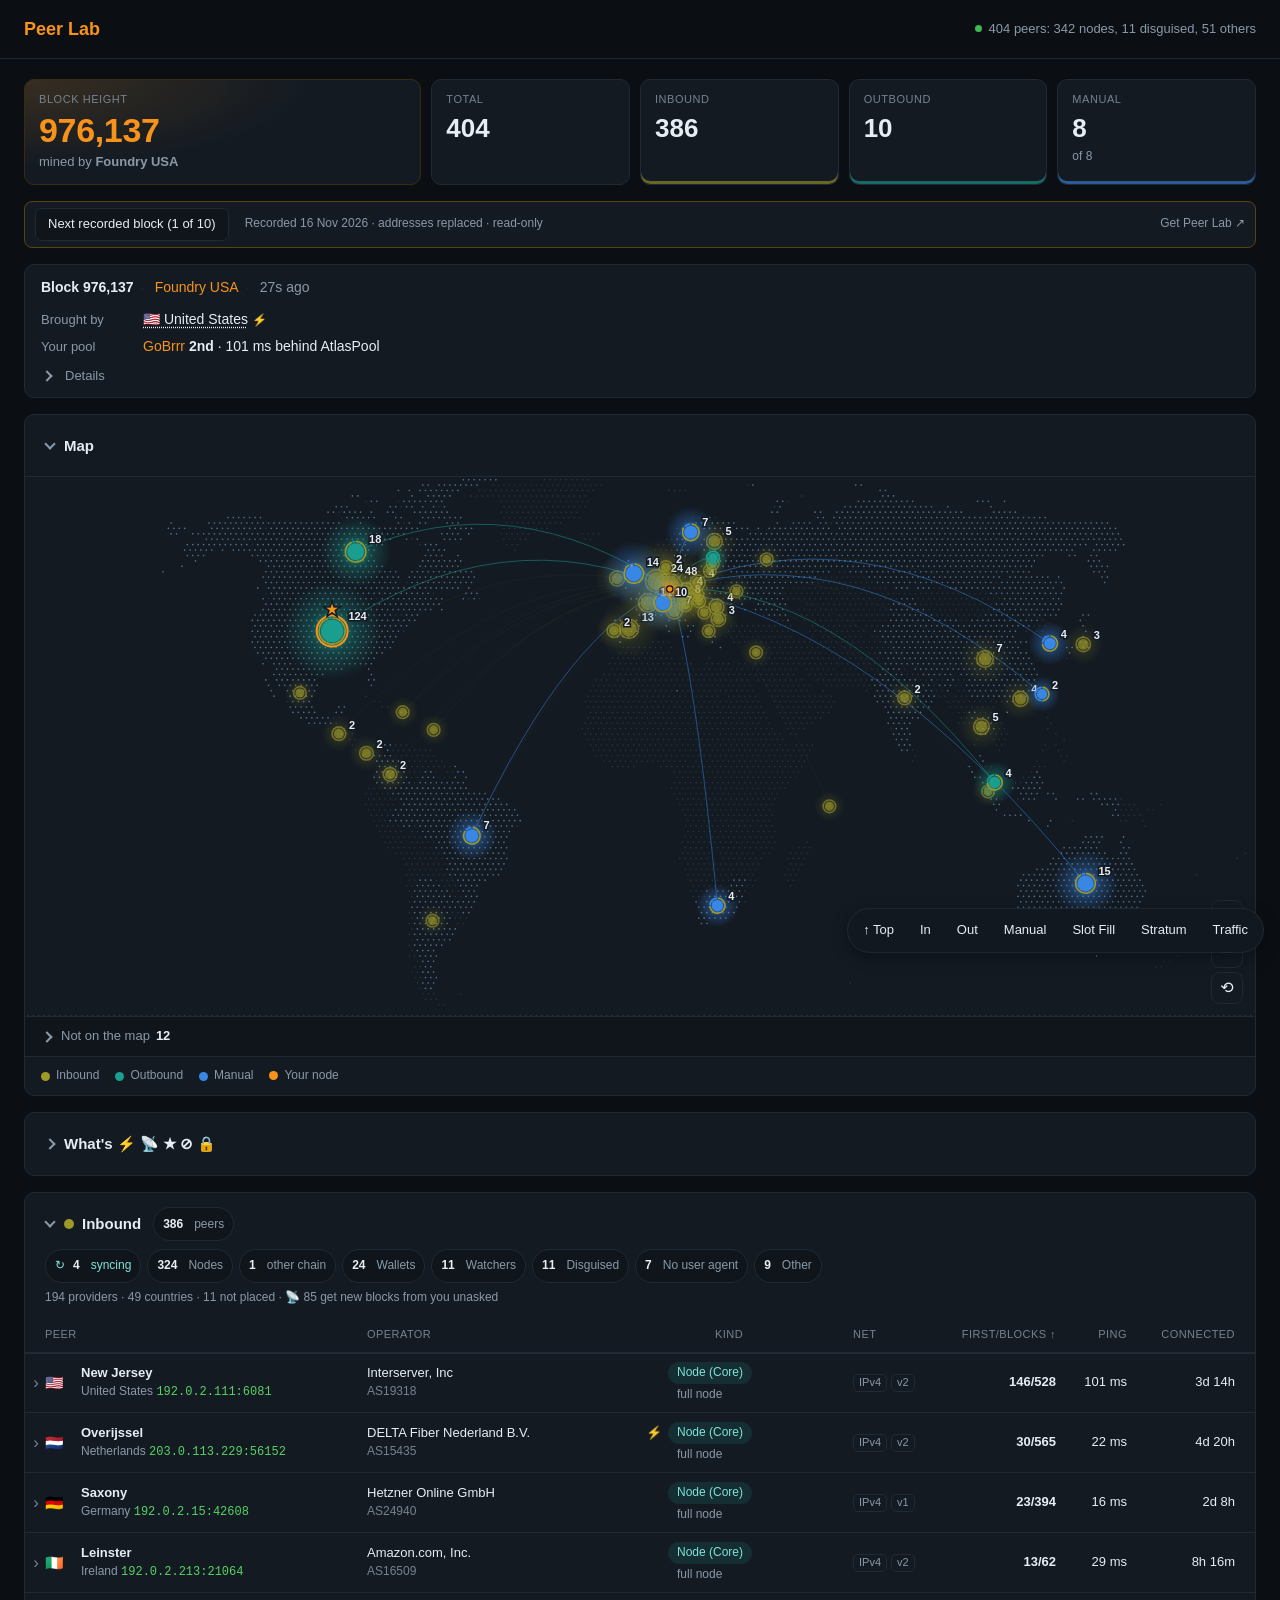
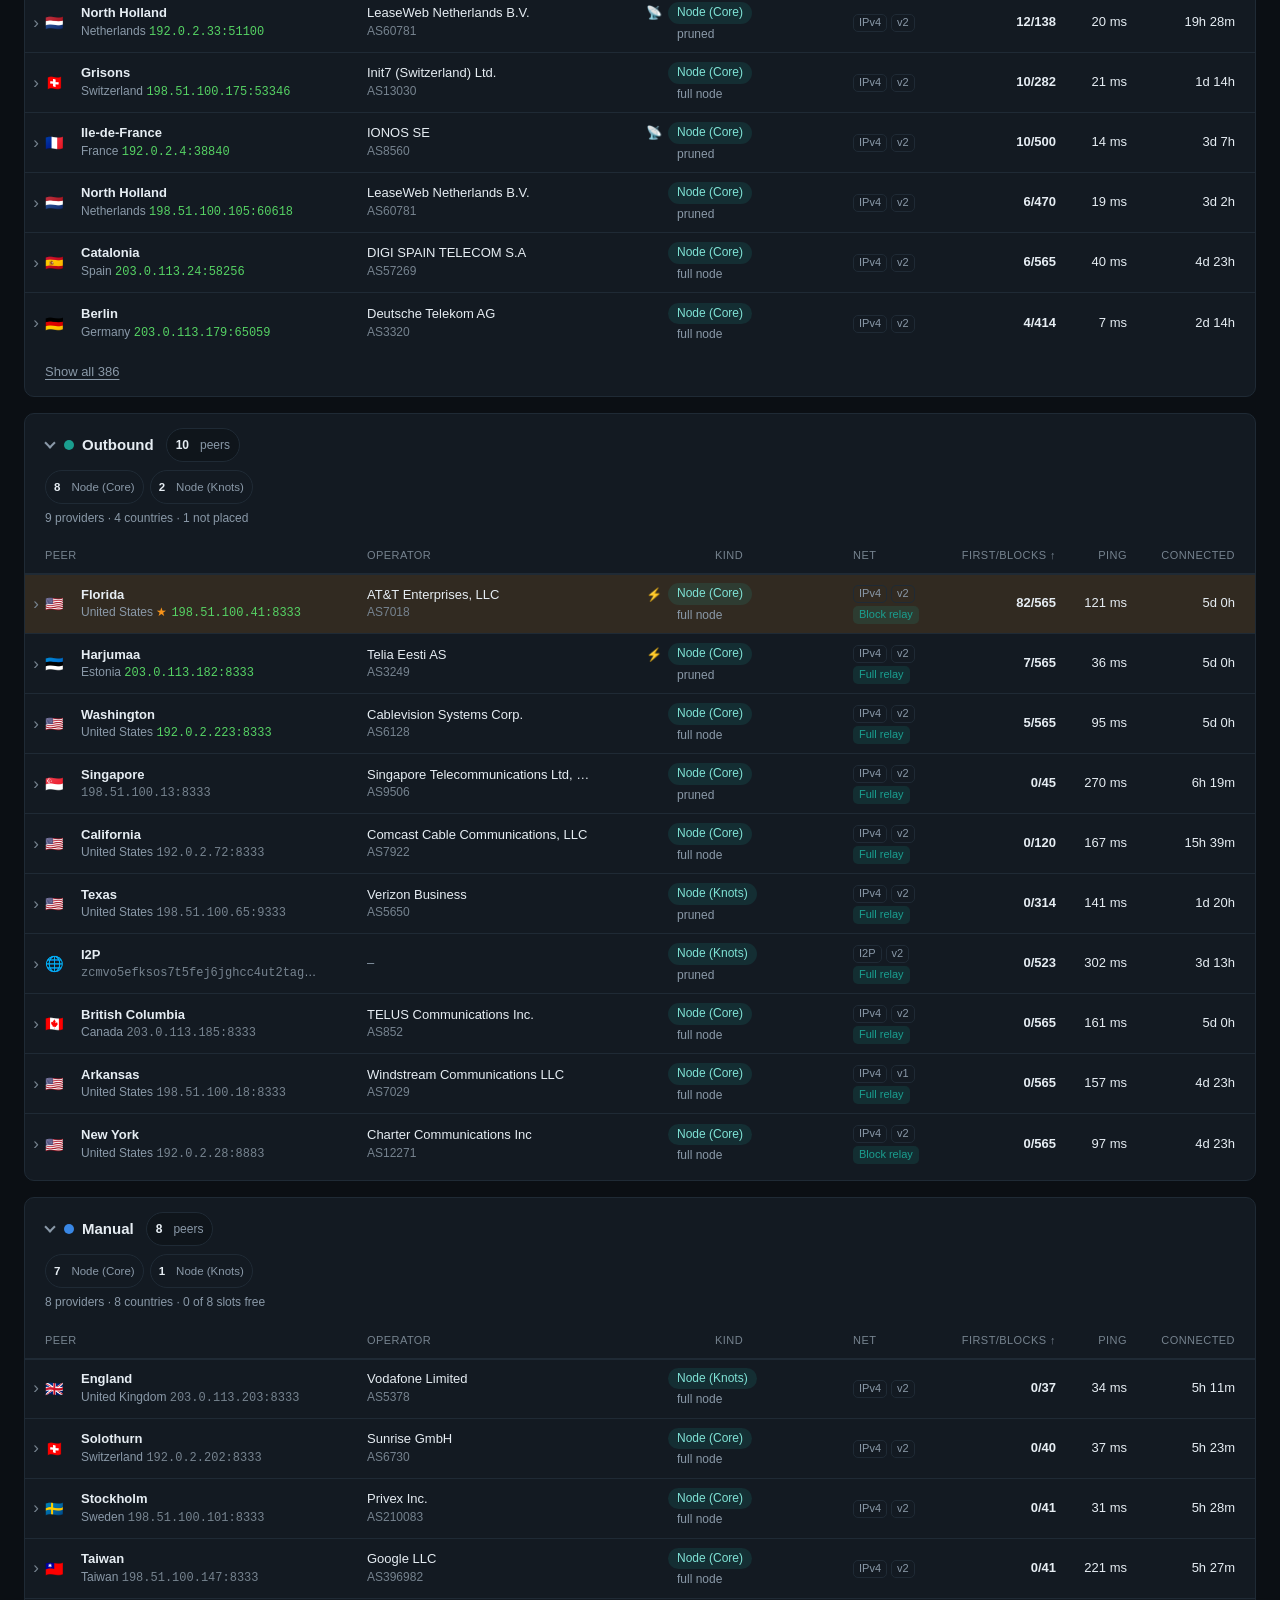
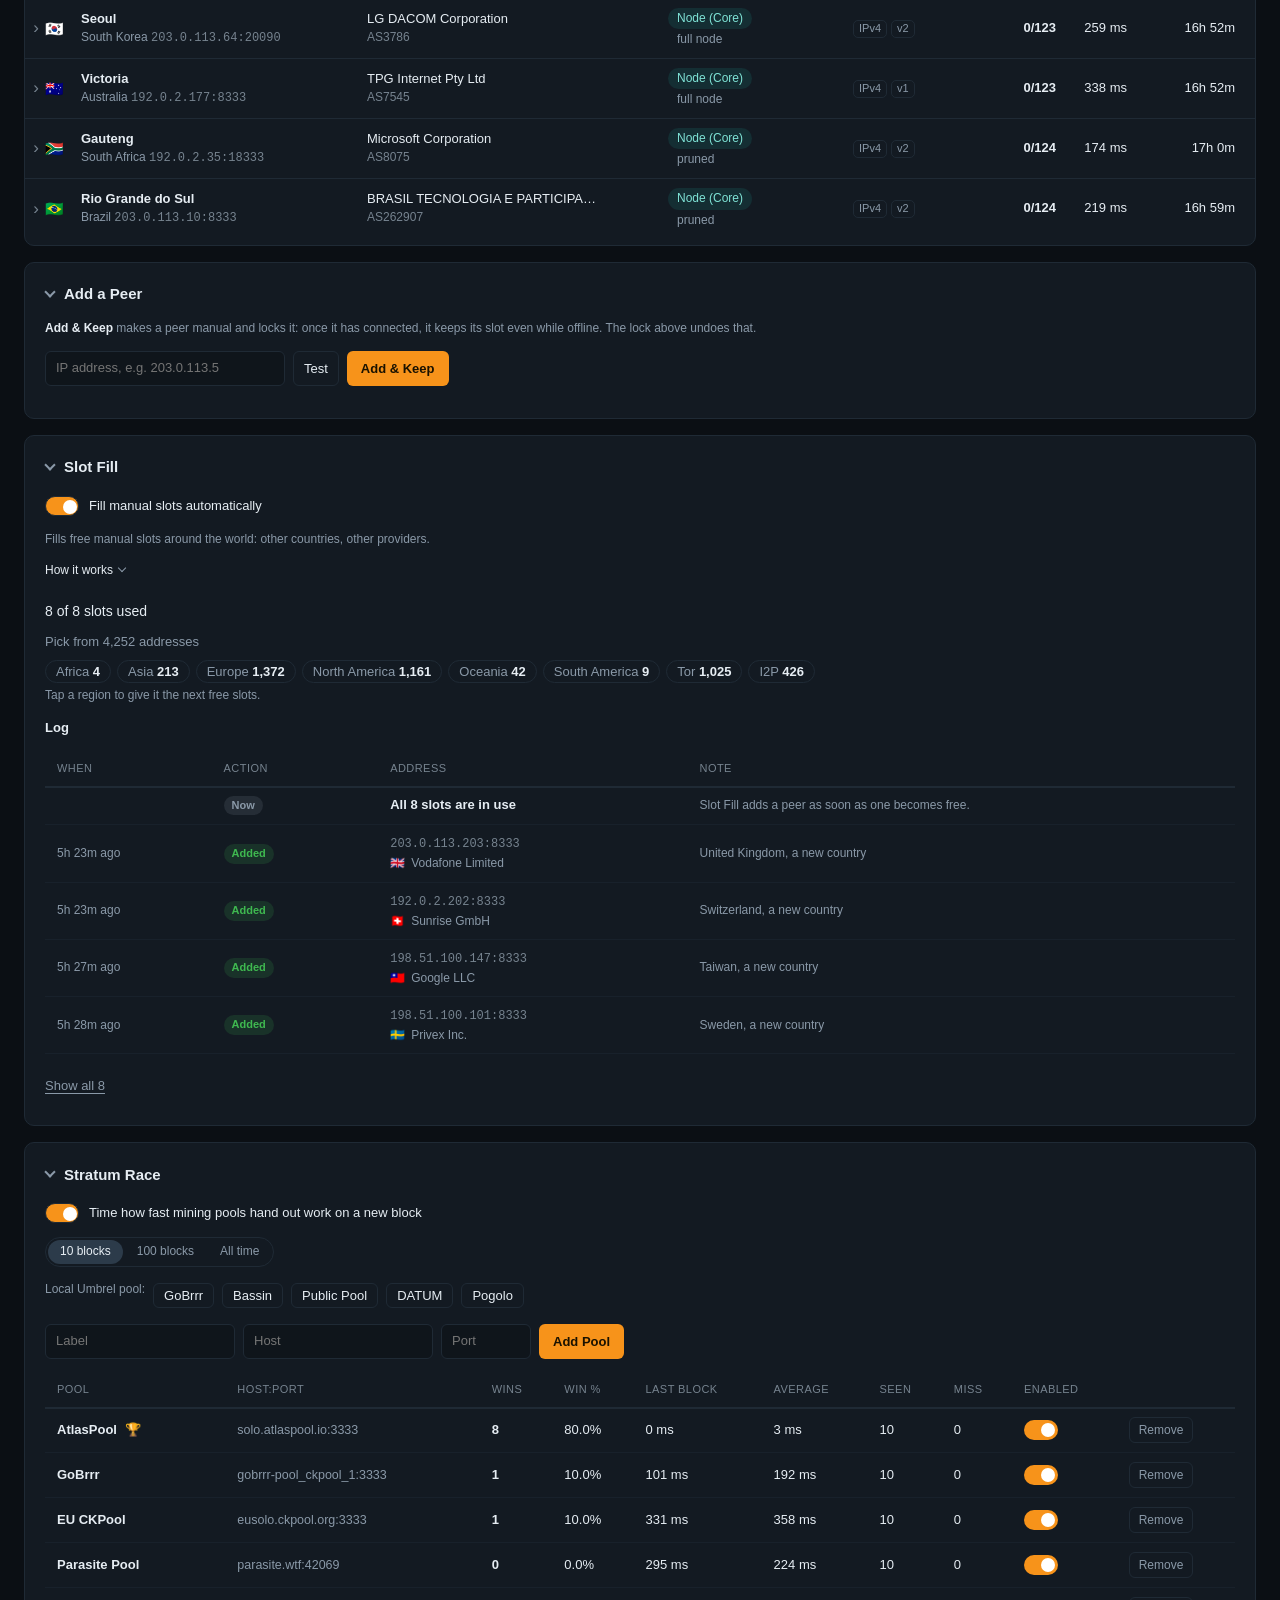
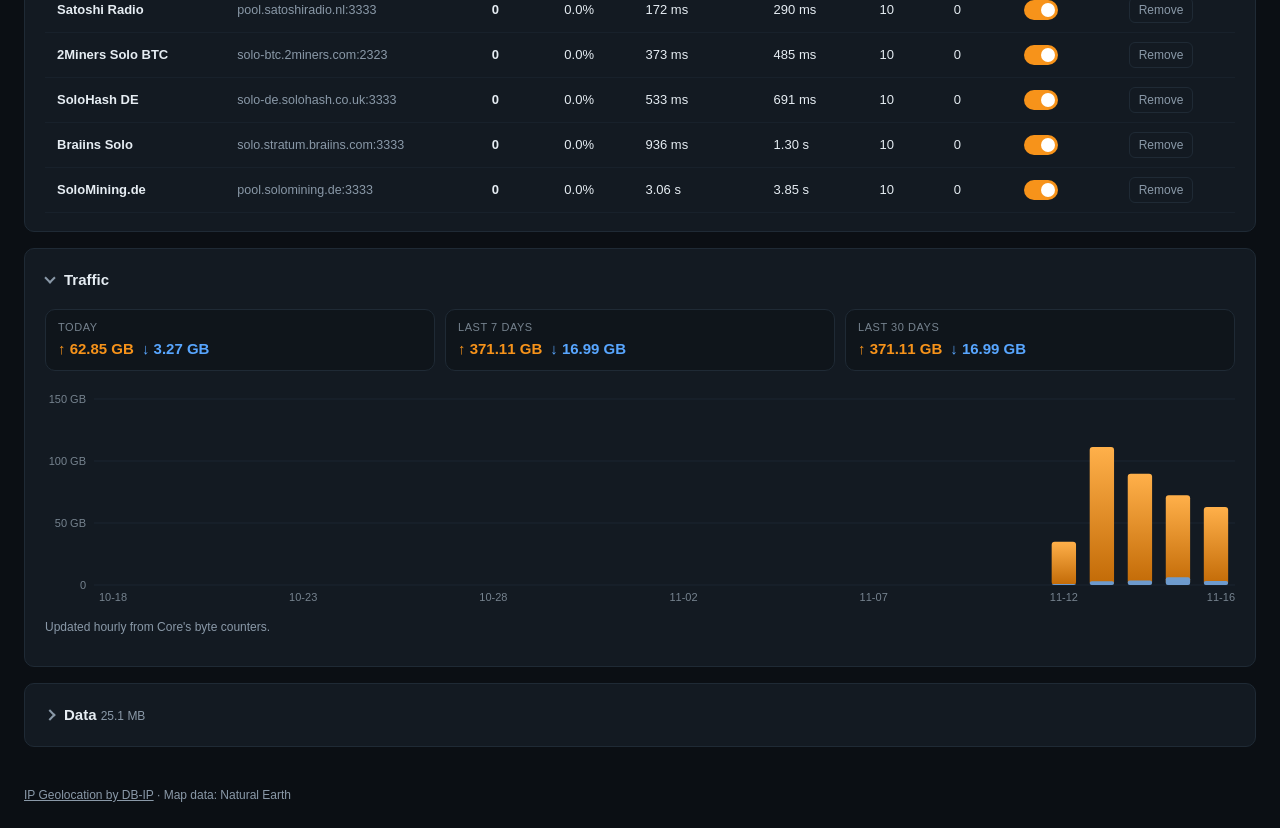
<file: index.html>
<!doctype html>
<html lang="en">
<head>
  <meta charset="utf-8" />
  <meta name="viewport" content="width=device-width, initial-scale=1" />
  <meta name="color-scheme" content="dark" />
  <title>Peer Lab</title>
  <meta property="og:title" content="Peer Lab demo">
  <meta property="og:type" content="website">
  <meta property="og:image" content="https://peermap.xyz/preview.png">
  <meta property="og:image:width" content="512">
  <meta property="og:image:height" content="512">
  <link rel="icon" href="favicon.png" type="image/png" />
  <link rel="apple-touch-icon" href="apple-touch-icon.png" />
  <meta name="theme-color" content="#0b0f14" />
  <link rel="stylesheet" href="style.css" />
  <script src="demo.js"></script>
  <script src="peers/app.js" defer></script>
  <style>#demo::before{content:none}</style>
</head>
<body>
  <!-- Rolls across the page once when a new block lands. -->
  <div class="block-wave" id="blockWave" aria-hidden="true"></div>
  <div id="action-toast" class="action-toast" role="status" aria-live="polite" hidden></div>

  <header class="topbar">
    <h1>Peer Lab</h1>
    <span class="status-pill" id="status">Loading peers…</span>
  </header>

  <main>
    <div id="service-banner" class="service-banner" hidden role="status"></div>
    <div id="refresh-banner" class="service-banner" hidden role="status"></div>
    <section class="card hero-card">
      <div class="hero-grid">
        <div class="hero-stat">
          <div class="hero-l">Block Height</div>
          <div class="hero-n" id="block-height-number">–</div>
          <!-- Who mined it, when the block says so. Empty is a normal answer
               and takes no room: not every miner is on a list, and not every
               coinbase carries a name. -->
          <div class="hero-sub" id="block-pool" hidden></div>
        </div>
        <div class="stat-grid" id="live-stats"></div>
      </div>
    </section>

    <div class="banner banner-demo" id="demo" hidden style="display:flex;flex-wrap:wrap;align-items:center;gap:6px 16px;padding:6px 10px"><button type="button" class="btn" id="demo-block">Next recorded block</button><span style="flex:1 1 auto;color:var(--muted);font-size:12px">Recorded 16&nbsp;Nov&nbsp;2026 · addresses replaced · read-only</span><a href="https://github.com/benunskilled/peer-lab" style="color:var(--muted);font-size:12px;text-decoration:none;white-space:nowrap">Get Peer Lab &#8599;</a></div>
    <!-- Fixed at the foot of the screen: up in the page, a reader down in the
         lists never saw that the page had stopped or could not reach the list. -->
    <div class="bottom-bars">
      <p class="banner banner-error" id="error" hidden></p>
      <div class="banner banner-paused" id="paused" hidden>
        <span>Paused after 30 minutes without activity - the page is not updating.</span>
        <button class="btn" id="resume">Resume</button>
      </div>
    </div>

    <!-- One block, in the three roles that must not be confused: who mined
         it, which of your peers brought it here first, and which pool turned
         it into fresh work first. Only there once a block has been seen.

         With a Stratum race for the block, the summary and the route stay
         open and only the full pool list folds away. Without one, the card is
         a single line that opens onto who delivered it: then the summary is
         the fold's own label and #blockSummary stays hidden. -->
    <section class="card block-card" id="blockCard" hidden>
      <!-- A fresh install until its first block: what comes here, and that it comes. -->
      <p class="block-wait" id="blockWait" hidden>Waiting for the next block. Peer Lab notes who mined it and which peer brought it to you.</p>
      <div class="block-summary" id="blockSummary" hidden></div>
      <div class="block-route" id="blockRoute" hidden></div>
      <div class="block-recon" id="blockRecon" hidden></div>
      <details class="block-more" id="blockMore">
        <summary id="blockMoreLabel"></summary>
        <div class="block-body" id="blockBody"></div>
      </details>
    </section>

    <section class="card map-card" id="mapCard">
      <!-- The active filters stand in the map's head: right above the map that
           sets one, above the lists they filter, and there with the map
           folded too. Up above the block card, a tap on the map put them out
           of sight; under a tall map, too. head-extra keeps them out of the
           fold button (foldTitle). -->
      <h2 class="map-head" id="mapHead">Map<span class="filters head-extra" role="group" aria-label="Active filters">
          <span class="place-filter" id="placeFilter" hidden>
            Showing <b id="placeFilterName"></b>
            <button class="linkish" id="placeFilterClear" aria-label="Clear location filter">×</button>
          </span>
          <!-- Set by clicking an entry in a group's kind line. Sits beside the
               location filter and works with it: both at once means both. -->
          <span class="place-filter" id="kindFilter" hidden>
            Only <b id="kindFilterName"></b>
            <button class="linkish" id="kindFilterClear" aria-label="Clear kind filter">×</button>
          </span>
        </span></h2>
      <div class="map-wrap" id="mapWrap">
        <!-- The viewBox is world.json's size (TestMapSizeInHTML), here so the map
             takes its height before world.json arrives: arriving later, it made
             the page 400px taller after a reload had put the reader back. -->
        <svg id="map" viewBox="0 0 1000 438" role="group" aria-label="World map of connected peers">
          <defs>
            <!-- One soft glow per group: the markers are a light on the map, not a chart. -->
            <radialGradient id="glow-manual"><stop offset="0" stop-color="#3987e5" stop-opacity=".9"/><stop offset=".45" stop-color="#3987e5" stop-opacity=".3"/><stop offset="1" stop-color="#3987e5" stop-opacity="0"/></radialGradient>
            <radialGradient id="glow-inbound"><stop offset="0" stop-color="#9e9a28" stop-opacity=".9"/><stop offset=".45" stop-color="#9e9a28" stop-opacity=".28"/><stop offset="1" stop-color="#9e9a28" stop-opacity="0"/></radialGradient>
            <radialGradient id="glow-outbound"><stop offset="0" stop-color="#1a9e8f" stop-opacity=".9"/><stop offset=".45" stop-color="#1a9e8f" stop-opacity=".3"/><stop offset="1" stop-color="#1a9e8f" stop-opacity="0"/></radialGradient>
            <radialGradient id="glow-home"><stop offset="0" stop-color="#f7931a" stop-opacity=".85"/><stop offset="1" stop-color="#f7931a" stop-opacity="0"/></radialGradient>
          </defs>
          <g id="countries"></g>
          <g id="links"></g>
          <g id="markers"></g>
          <g id="fx"></g>
        </svg>
        <div class="zoom" role="group" aria-label="Zoom">
          <button id="zoomIn" aria-label="Zoom in">+</button>
          <button id="zoomOut" aria-label="Zoom out">−</button>
          <button id="zoomReset" aria-label="Reset view">⟲</button>
        </div>
        <div class="tooltip" id="tooltip" role="tooltip" hidden></div>
      </div>

      <button class="side-tab" id="sideToggle" aria-expanded="false" aria-controls="unplaced">
        <span class="side-tab-label">Not on the map <b id="unplacedCount">0</b></span>
      </button>
      <aside class="unplaced" id="unplaced" hidden>
        <p class="hint">Tor, I2P and CJDNS peers have no location. Inbound IPv6 on umbrelOS arrives through docker-proxy, which hides the peer's real address.</p>
        <table class="mini">
          <thead><tr><th scope="col">Network</th><th scope="col"><span class="swatch s-inbound"></span>In</th><th scope="col"><span class="swatch s-outbound"></span>Out</th><th scope="col"><span class="swatch s-manual"></span>Man.</th></tr></thead>
          <tbody id="unplacedBody"></tbody>
        </table>
      </aside>
      <!-- What the colours on the map mean - and, tapped, which of the three
           groups the map shows (15.11.2026). Only the map: the tables stay. -->
      <div class="map-legend" id="mapLegend">
        <button type="button" class="legend-pick" data-group="inbound" aria-pressed="true" title="Show or hide inbound peers on the map"><span class="swatch s-inbound"></span>Inbound</button>
        <button type="button" class="legend-pick" data-group="outbound" aria-pressed="true" title="Show or hide outbound peers on the map"><span class="swatch s-outbound"></span>Outbound</button>
        <button type="button" class="legend-pick" data-group="manual" aria-pressed="true" title="Show or hide manual peers on the map"><span class="swatch s-manual"></span>Manual</button>
        <span><span class="swatch s-home"></span>Your node</span>
      </div>
    </section>

    <!-- What the marks in the peer list mean, between the map and the list:
         folded the first time, then it stays as the reader leaves it. -->
    <section class="card key-card" id="keyCard">
      <h2 class="key-head" id="keyHead">What's ⚡ 📡 ★ ⊘ 🔒</h2>
      <ul class="key-list">
          <!-- Two columns on a wide screen, filled row by row: pairs share a row
               (13.11.2026) - the two "is it what it says" marks side by side. -->
          <li><b class="hb">⚡</b> May send you new blocks without being asked (high-bandwidth peer)</li>
          <li><b class="hb">📡</b> Gets new blocks from you without asking (you are its high-bandwidth peer)</li>
          <li><b class="star">★</b> Delivered the newest block first</li>
          <li><b class="addr-txt delivered">green address</b> Has delivered a block first</li>
          <li><b>35/70</b> First/Blocks: delivered the block first 35 times, out of the 70 blocks it was connected for</li>
          <li><b class="never-mark">⊘</b> Passes no blocks on, e.g. a wallet (never first)</li>
          <li><span class="kind disg">Disguised</span> Probably not the software it says it is</li>
          <li><span class="kind lion">LinkingLion</span> On 0xB10C's list of spy nodes</li>
          <li><b>🔒</b> On a manual peer: once it has connected, it keeps its slot, even while offline (locked)</li>
          <li><b>Tor exit</b> Location and operator are the exit's, not the peer's</li>
      </ul>
    </section>

    <div class="tables" id="tables" aria-busy="true"><section class="card group-card skeleton-card"><div class="group-head"><h2>Inbound</h2></div><div class="sk-row"><i></i><i></i></div><div class="sk-row"><i></i><i></i></div><div class="sk-row"><i></i><i></i></div><div class="sk-row"><i></i><i></i></div></section><section class="card group-card skeleton-card"><div class="group-head"><h2>Outbound</h2></div><div class="sk-row"><i></i><i></i></div><div class="sk-row"><i></i><i></i></div><div class="sk-row"><i></i><i></i></div><div class="sk-row"><i></i><i></i></div></section><section class="card group-card skeleton-card"><div class="group-head"><h2>Manual</h2></div><div class="sk-row"><i></i><i></i></div><div class="sk-row"><i></i><i></i></div><div class="sk-row"><i></i><i></i></div><div class="sk-row"><i></i><i></i></div></section></div>

    <!--
      Its own section, under the peer list and next to Slot Fill: the two ways
      a peer gets into the manual slots. Here, not in the list, because it is
      the way to add a peer found somewhere else entirely.

      Test answers "is anything listening there, and on which port" and changes
      nothing at all - no row, no addnode, no disconnected session.
    -->
    <section class="card panel">
      <h2>Add a Peer</h2>
      <p class="panel-note">
        <strong>Add &amp; Keep</strong> makes a peer manual and locks it: once it has connected, it keeps its
        slot even while offline. The lock above undoes that.
      </p>
      <form id="manual-add-form" class="inline-form">
        <input
          type="text"
          id="manual-add-input"
          aria-label="Peer IP address"
          placeholder="IP address, e.g. 203.0.113.5"
          title="A bare IP is probed on 8333, then 9333. Add an explicit :port to use only that one. IPv6 goes in brackets: [2001:db8::1]"
          required
        />
        <button type="button" id="manual-test-button" class="secondary">Test</button>
        <button type="submit">Add &amp; Keep</button>
      </form>
      <div id="manual-add-result" class="hint"></div>
    </section>

    <section class="card panel spaced" id="slot-fill">
      <h2>Slot Fill <span class="hint fold-sum" id="rotation-sum"></span></h2>
      <div class="inline-form">
        <label class="switch-label" for="rotation-toggle">
          <input type="checkbox" id="rotation-toggle" />
          Fill manual slots automatically
        </label>
      </div>
      <!--
        Under the toggle, not beside it, and as short sentences rather than one
        block: this is the label on a switch, read before flipping it, not
        documentation. The full rules live in the README - what belongs here is
        what the switch does and what it costs you.
      -->
      <div class="rotation-hint">
        <p>Fills free manual slots around the world: other countries, other providers.</p>
        <details class="how">
          <summary>How it works</summary>
          <ul>
            <li>A free slot goes to a peer from a new country, taken from Core's address book.</li>
            <li>Core tests it. If Core can't connect, the next one is tried.</li>
            <li>A manual peer that is offline for an hour frees its slot. One that ever delivered a block first gets a day.</li>
            <li>Working peers and Core's own connections are never touched.</li>
          </ul>
        </details>
      </div>
      <!-- What there is to pick from: Core's address book after Slot Fill's
           own filters, per region on a tap. Only while Slot Fill is on.
           Always open: folded away, the region choice went unseen (17.11.2026). -->
      <div class="slot-book" id="slot-book" hidden>
        <p class="slot-book-sum" id="slot-book-sum"></p>
        <p class="slot-book-pick" id="slot-book-pick"></p>
        <p class="region-picks" id="slot-book-regions"></p>
        <p class="hint" id="slot-pick-note"></p>
      </div>
      <h3>Log</h3>
      <div class="table-wrap">
        <table id="rotation-log-table" class="rotation-log-table">
          <thead>
            <tr>
              <th class="col-time">When</th>
              <th class="col-rot-action">Action</th>
              <th class="col-address">Address</th>
              <th>Note</th>
            </tr>
          </thead>
          <tbody><tr class="skeleton" aria-hidden="true"><td colspan="4"><i></i><i></i></td></tr><tr class="skeleton" aria-hidden="true"><td colspan="4"><i></i><i></i></td></tr><tr class="skeleton" aria-hidden="true"><td colspan="4"><i></i><i></i></td></tr><tr class="skeleton" aria-hidden="true"><td colspan="4"><i></i><i></i></td></tr></tbody>
        </table>
      </div>
      <div class="inline-form">
        <button type="button" id="rotation-log-toggle" class="link" hidden></button>
      </div>
    </section>

    <section class="card panel" id="stratum-race">
      <h2>Stratum Race <span class="hint fold-sum" id="stratum-sum"></span></h2>
      <div class="inline-form">
        <label class="switch-label" for="stratum-toggle">
          <input type="checkbox" id="stratum-toggle" />
          Time how fast mining pools hand out work on a new block
        </label>
      </div>
      <!-- While it is off: the race is not for miners alone, and which pool
           app needs setting up first (Umbrel's notes for each app). -->
      <p class="hint" id="pool-no-miner" hidden>No miner needed: install a pool app on this Umbrel and race your own node against the solo pools.<br>
        Every pool app works right away, except DATUM: it needs a Bitcoin address first.</p>
      <div id="stratum-body">
      <!-- The range as a switch, like the one on the block card. -->
      <div class="rt-switch" id="stratum-range" role="group" aria-label="Range">
        <button type="button" data-range="10" class="on" aria-pressed="true">10 blocks</button>
        <button type="button" data-range="100" aria-pressed="false">100 blocks</button>
        <button type="button" data-range="all" aria-pressed="false">All time</button>
      </div>
      <div class="inline-form" id="pool-templates">
        <span class="hint">Local Umbrel pool:</span>
        <button type="button" class="secondary" data-action="fill-pool-template" data-template="gobrrr">GoBrrr</button>
        <button type="button" class="secondary" data-action="fill-pool-template" data-template="bassin">Bassin</button>
        <button type="button" class="secondary" data-action="fill-pool-template" data-template="public-pool">Public Pool</button>
        <button type="button" class="secondary" data-action="fill-pool-template" data-template="datum">DATUM</button>
        <button type="button" class="secondary" data-action="fill-pool-template" data-template="pogolo">Pogolo</button>
      </div>
      <form id="pool-add-form" class="inline-form">
        <input type="text" id="pool-label" aria-label="Pool name" placeholder="Label" required />
        <input
          type="text"
          id="pool-host"
          aria-label="Pool host"
          placeholder="Host"
          title="A local Umbrel pool app isn't reached at umbrel.local - use its container name instead (e.g. gobrrr-pool_ckpool_1), same network as this app."
          required
        />
        <input
          type="number"
          id="pool-port"
          aria-label="Pool port"
          placeholder="Port"
          min="1"
          max="65535"
          title="The stratum port inside the pool's container, not the one your miner uses on your network. The buttons above fill it in."
          required
        />
        <button type="submit">Add Pool</button>
        <span id="pool-add-result" class="hint"></span>
      </form>
      <div class="table-wrap">
        <table id="pool-table">
          <thead>
            <tr>
              <th>Pool</th>
              <th data-drop="3">Host:Port</th>
              <th title="How often this pool sent the first job for a new block">Wins</th>
              <th title="Wins out of the blocks it was raced for">Win %</th>
              <th data-card="Last" title="How long after the first pool's job this pool's job came, for the newest block">Last block</th>
              <th data-card="Avg" title="How long after the first pool's job this pool's job came, on average over the range">Average</th>
              <th data-drop="1" title="New blocks this pool was raced for in the range">Seen</th>
              <th data-drop="1" title="Blocks it sent no job for within the race's time">Miss</th>
              <th>Enabled</th>
              <th></th>
            </tr>
          </thead>
          <tbody><tr class="skeleton" aria-hidden="true"><td colspan="10"><i></i><i></i></td></tr><tr class="skeleton" aria-hidden="true"><td colspan="10"><i></i><i></i></td></tr><tr class="skeleton" aria-hidden="true"><td colspan="10"><i></i><i></i></td></tr></tbody>
        </table>
      </div>
      </div>
    </section>

    <!-- What the node sends and receives, per UTC day. -->
    <section class="card panel spaced" id="traffic-card">
      <h2>Traffic <span class="hint fold-sum" id="traffic-sum"></span></h2>
      <div id="traffic-totals" class="traffic-totals"></div>
      <div id="traffic-chart" class="traffic-chart" role="img" aria-label="Traffic per day, last 30 days"></div>
      <p class="hint">Updated hourly from Core's byte counters.</p>
    </section>

    <!-- Closed by default and last on the page: nothing here is part of daily
         use, and both buttons destroy data that cannot be recovered. -->
    <details class="card panel" id="storage-card">
      <summary><h2>Data <span id="storage-total" class="hint"></span></h2></summary>

      <div class="reset-group">
        <h3>Peer measurement data <span id="reset-peers-size" class="hint"></span></h3>
        <p class="hint">Block races, peer sessions, First/Blocks and the Slot Fill log. Your manual
          peers are kept — only their record starts again.</p>
        <button type="button" id="reset-peers" class="secondary">Reset peer data…</button>
        <div id="reset-peers-confirm" class="reset-confirm" hidden>
          <p class="warn">This cannot be undone. <span id="reset-peers-detail"></span></p>
          <button type="button" id="reset-peers-yes" class="danger">Yes, delete it</button>
          <button type="button" id="reset-peers-no" class="secondary">Cancel</button>
        </div>
      </div>

      <div class="reset-group">
        <h3>Pool history <span id="reset-pools-size" class="hint"></span></h3>
        <p class="hint">Every stratum race and latency measured so far. The pools themselves
          stay configured — only their history goes.</p>
        <button type="button" id="reset-pools" class="secondary">Reset pool history…</button>
        <div id="reset-pools-confirm" class="reset-confirm" hidden>
          <p class="warn">This cannot be undone. <span id="reset-pools-detail"></span></p>
          <button type="button" id="reset-pools-yes" class="danger">Yes, delete it</button>
          <button type="button" id="reset-pools-no" class="secondary">Cancel</button>
        </div>
      </div>
    </details>

  </main>

  <footer class="foot">
    <a href="https://db-ip.com" target="_blank" rel="noopener noreferrer">IP Geolocation by DB-IP</a>
    · Map data: Natural Earth
    <span id="version" hidden></span>
  </footer>

  <script src="app.js"></script>
</body>
</html>
</file>
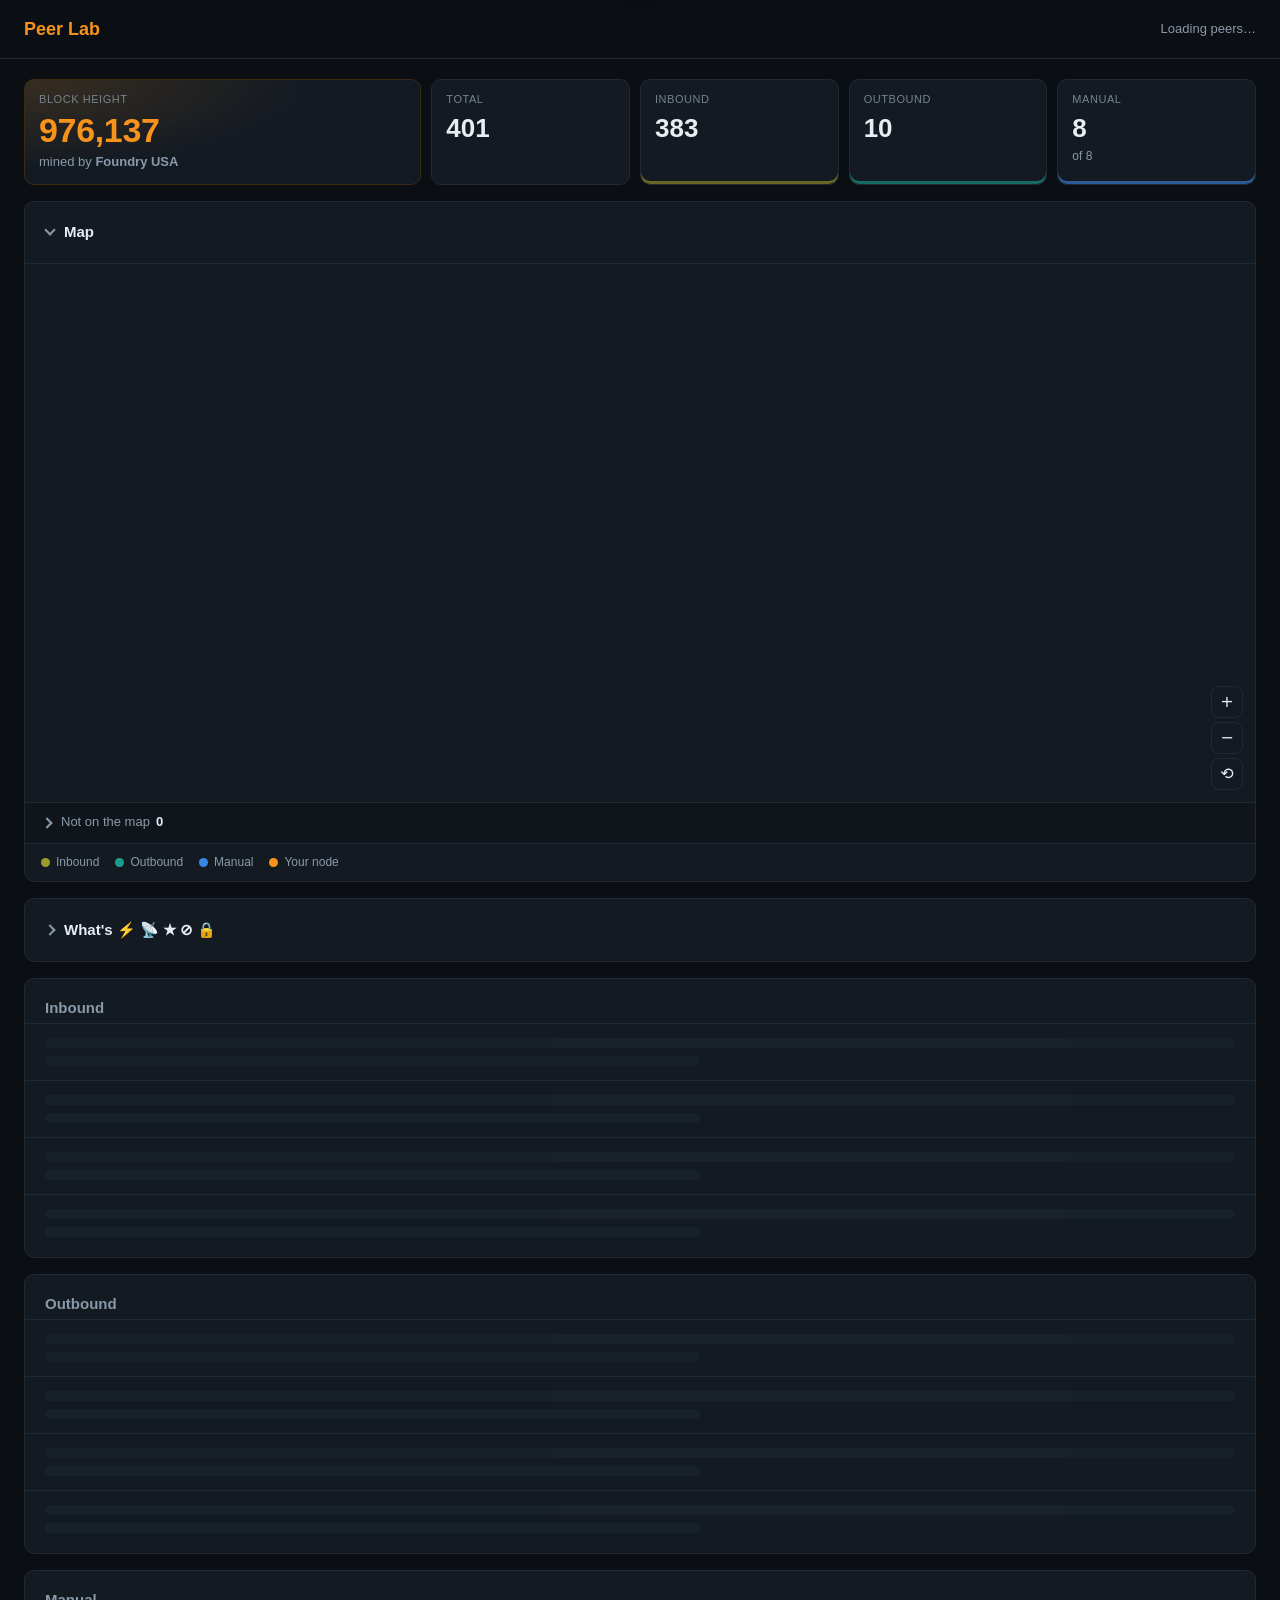
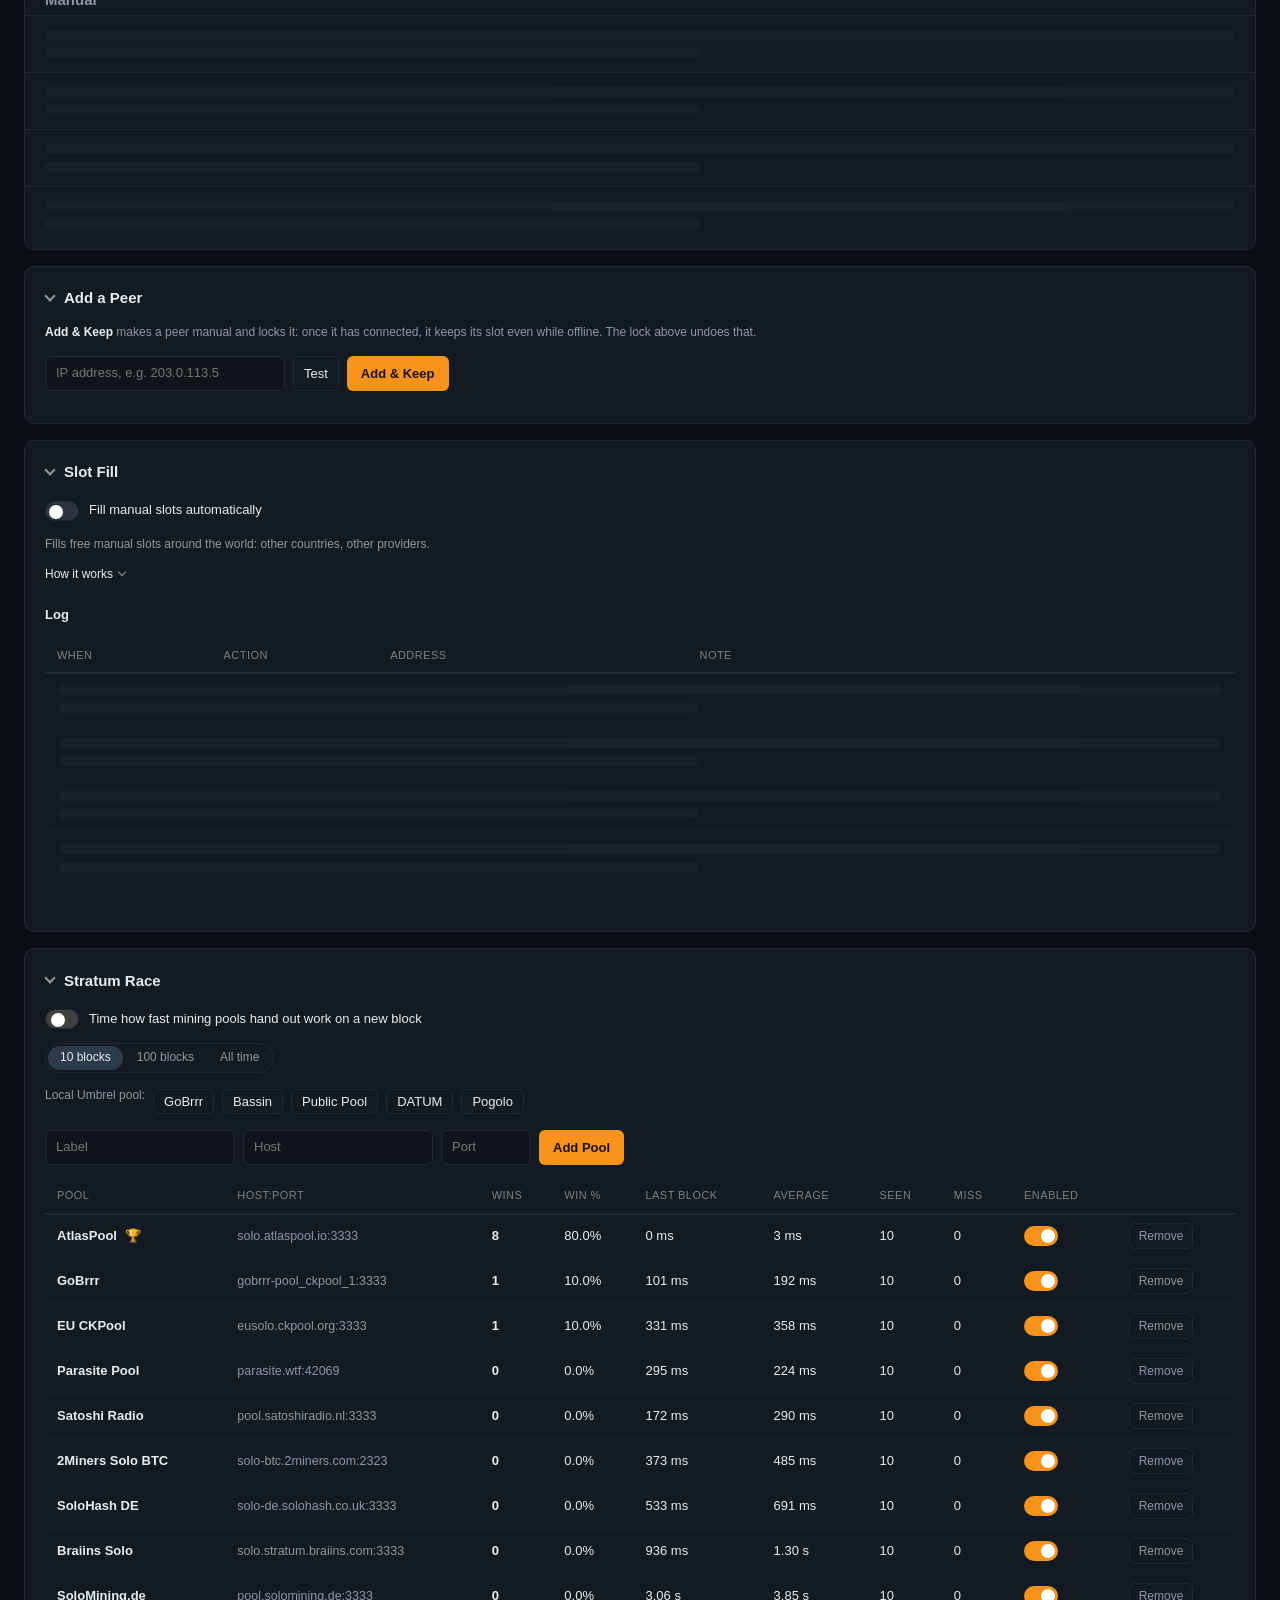
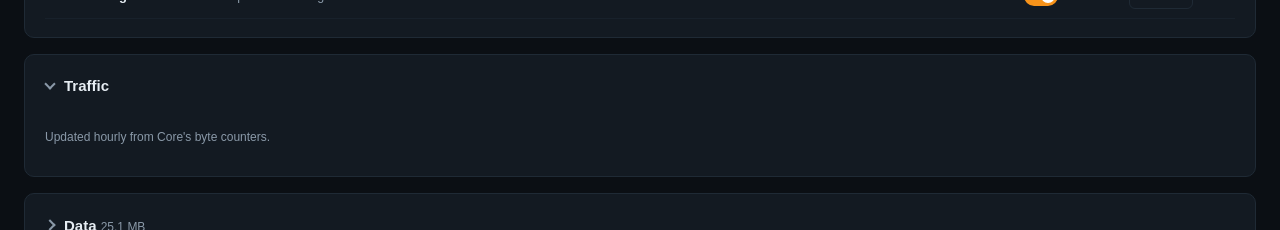
<file: lab/index.html>
<!doctype html>
<meta charset="utf-8">
<title>Peer Lab demo</title>
<meta http-equiv="refresh" content="0; url=../">
<link rel="canonical" href="https://peermap.xyz/">
<p>Bitcoin Lab and Peer Map are now one app, Peer Lab. <a href="../">Its demo is here.</a></p>
</file>
<file: style.css>
/* Dark only: umbrelOS is dark, and a page that flips to
   light with the system setting flashes white inside it. */
:root {
  color-scheme: dark;
  --bg: #0b0f14;
  --panel: #131a22;
  --panel-2: #0f151b;
  --border: #1f2a35;
  --text: #e6edf3;
  --muted: #8a99a8;
  --faint: #76838f; /* 4.5:1 on --panel, the floor for small text (WCAG AA) */
  --accent: #f7931a;
  --good: #3fb950;
  --bad: #f85149;

  --land: #1f2a35;
  --land-hot: #2c3b4a;
  --land-edge: #131a22;

  /* Connection types: a peer has the same colour in the tiles, on the map
     and in its list. Validated as a categorical set against --panel: worst pair CVD dE 12.6
     (protanopia), normal-vision dE 15.1, contrast >= 3:1.
     Inbound used to be an orange-red, which read as a warning - an inbound peer
     is not a problem - and left no room for any other meaning in red. The
     yellow leans green on purpose, to keep its distance from the Bitcoin orange
     the title and the buttons wear. Nothing here is red: red is kept for the
     Kind pill of a disguised or LinkingLion peer. */
  --manual: #3987e5;
  --inbound: #9e9a28;
  --outbound: #1a9e8f;
  --row: #18212b;
}

* { box-sizing: border-box; }
[hidden] { display: none !important; }

body {
  margin: 0;
  background: var(--bg);
  color: var(--text);
  font-family: -apple-system, BlinkMacSystemFont, "Segoe UI", Roboto, sans-serif;
  font-size: 14px;
  line-height: 1.45;
}

/* The header: title, status on the right - on a phone the status goes under
   the title. */
.topbar {
  display: flex;
  align-items: center;
  justify-content: space-between;
  padding: 16px 24px;
  border-bottom: 1px solid var(--border);
}
.topbar h1 { font-size: 18px; margin: 0; color: var(--accent); }
/* The star in the tables and on the map marks the peer that brought the newest
   block here. It lasts two minutes. */
.peers td .star { color: var(--accent); margin-right: 4px; }
/* On the map the same star sits above the marker that holds the peer, and the
   ring underneath it picks the marker out of a crowded cluster. */
.marker.delivered .ring { stroke: var(--accent); stroke-width: 2; }
.marker .delivered-star { fill: var(--accent); font-size: 13px; paint-order: stroke; stroke: var(--panel); stroke-width: 3px; }

/* ---- one block, all three roles ---- */
.block-card { padding: 0; }
.block-summary, .block-more > summary {
  padding: 12px 16px; display: flex; flex-wrap: wrap;
  align-items: baseline; gap: 4px 10px; font-size: 14px; color: var(--muted);
}
.block-more > summary { cursor: pointer; }
.block-more > summary::-webkit-details-marker { display: none; }
/* A drawn chevron: the old 11px glyph read as a dot. */
.block-more > summary::before {
  content: ""; flex: none; align-self: center; width: 6px; height: 6px; margin: 0 4px 0 2px;
  border-right: 2px solid var(--muted); border-bottom: 2px solid var(--muted);
  transform: rotate(-45deg); transition: transform .15s ease;
}
.block-more > summary:hover::before { border-color: var(--text); }
.block-more[open] > summary::before { transform: translateY(-2px) rotate(45deg); }
/* Under a route the fold is only the full pool list, so it reads as a small
   link rather than as the card's headline. */
.block-more.minor > summary { padding: 0 16px 12px; font-size: 13px; }

/* ---- the route: to scale from the first job, see renderRoute ---- */
.block-route { padding: 0 16px 10px; }
.rt { position: relative; height: 128px; margin: 4px 0 2px; }
.rt-track, .rt-stub { position: absolute; top: 32px; height: 0; border-top: 2px solid var(--land-hot); }
.rt-stub { border-top-style: dashed; border-top-color: var(--border); }
.rt-dot {
  position: absolute; top: 26px; width: 12px; height: 12px; margin-left: -6px;
  border-radius: 50%; background: var(--text);
}
.rt-dot.pool { width: 8px; height: 8px; top: 28px; margin-left: 0; border: 2px solid var(--accent); background: var(--panel); }
.rt-dot.peer { background: var(--muted); }
.rt-dot.peer.manual { background: var(--manual); }
.rt-dot.peer.inbound { background: var(--inbound); }
.rt-dot.peer.outbound { background: var(--outbound); }
.rt-dot.own { background: var(--accent); box-shadow: 0 0 0 4px rgba(247, 147, 26, .22); }
.rt-dot.tpl { width: 8px; height: 8px; top: 28px; margin-left: -6px; background: var(--panel); border: 2px solid var(--text); }
.rt-lab.peer.plain b { font-family: inherit; font-size: 14px; }
.rt-switch { display: inline-flex; gap: 2px; margin: 0 0 10px; padding: 2px; border: 1px solid var(--border); border-radius: 999px; }
.rt-switch button {
  border: 0; background: none; color: var(--muted); font: inherit; font-size: 12px;
  padding: 3px 12px; border-radius: 999px; cursor: pointer;
}
.rt-switch button.on { background: var(--land-hot); color: var(--text); }
.rt-seg {
  position: absolute; top: 6px; transform: translateX(-50%); white-space: nowrap;
  font-size: 12px; color: var(--muted); font-variant-numeric: tabular-nums;
}
.rt-lab {
  position: absolute; top: 46px; transform: translateX(-50%); text-align: center;
  white-space: nowrap; line-height: 1.35;
}
.rt-lab.first { transform: none; text-align: left; }
.rt-lab b { display: block; max-width: 200px; overflow: hidden; text-overflow: ellipsis; font-size: 14px; font-weight: 600; color: var(--text); }
.rt-lab .t { display: block; font-size: 13px; color: var(--text); font-variant-numeric: tabular-nums; }
.rt-lab small {
  display: block; font-size: 12px; color: var(--muted);
  max-width: 200px; overflow: hidden; text-overflow: ellipsis;
}
.rt-lab.first small { margin-right: auto; }
.rt-lab.pool b, .rt-lab.own b, .rt-lab.own .t { color: var(--accent); }
.rt-lab.peer b { font-family: ui-monospace, SFMono-Regular, Menlo, monospace; font-size: 13px; }
/* The route on a phone: the same stops down a line, each stretch between two
   of them with its time on the right. Three columns - line, name, what - so
   every name and every time sits flush. */
.rt-v { list-style: none; margin: 2px 0 12px; padding: 0; font-size: 14px; }
.rt-v li { position: relative; display: grid; grid-template-columns: 24px 108px minmax(0, 1fr) auto; align-items: baseline; }
.rt-v li::after { content: ""; position: absolute; left: 7px; top: 0; bottom: 0; border-left: 2px solid var(--faint); }
/* The miner's lead-in is dashed, as on the wide route: not measured. */
.rt-v li:first-child::after { top: 12px; border-left-style: dashed; }
.rt-v li.lead::after { border-left-style: dashed; }
.rt-v li:last-child::after { bottom: auto; height: 8px; }
.rt-v li.stop { padding: 3px 0; line-height: 1.35; }
.rt-v li.stop::before { content: ""; position: absolute; z-index: 1; left: 3px; top: 7px; width: 10px; height: 10px; border-radius: 50%; box-sizing: border-box; background: var(--text); }
.rt-v li.stop b { grid-column: 2; font-weight: 600; color: var(--text); white-space: nowrap; overflow: hidden; text-overflow: ellipsis; }
.rt-v li.stop span { grid-column: 3 / 5; color: var(--muted); white-space: nowrap; overflow: hidden; text-overflow: ellipsis; }
.rt-v li.stop .addr { font-family: ui-monospace, SFMono-Regular, Menlo, monospace; font-size: 13px; }
.rt-v li.pool::before, .rt-v li.win::before { background: var(--panel); border: 2px solid var(--text); }
.rt-v li.pool::before { border-color: var(--accent); }
.rt-v li.pool b, .rt-v li.own b { color: var(--accent); }
.rt-v li.tpl::before { left: 4px; top: 8px; width: 8px; height: 8px; border-radius: 2px; background: var(--panel); border: 2px solid var(--text); }
.rt-v li.peer::before { background: var(--muted); }
.rt-v li.peer.manual::before { background: var(--manual); }
.rt-v li.peer.inbound::before { background: var(--inbound); }
.rt-v li.peer.outbound::before { background: var(--outbound); }
.rt-v li.own::before { background: var(--accent); box-shadow: 0 0 0 4px rgba(247, 147, 26, .22); }
.rt-v li.gap { padding: 1px 0 2px; font-size: 12px; color: var(--muted); }
.rt-v li.lead { min-height: 12px; }
/* A stretch's text may wrap (a long "+1 round trip · 1,234 kB" at 320 px);
   its time never does. */
.rt-v li.gap span { grid-column: 2 / 4; padding-right: 10px; }
.rt-v li.gap .t { white-space: nowrap; }
.rt-v li.gap .t { grid-column: 4; padding-right: 0; text-align: right; color: var(--text); font-size: 13px; font-variant-numeric: tabular-nums; }
.block-route .note { margin: 0; font-size: 13px; color: var(--muted); }
.block-recon { padding: 0 16px 10px; }
.block-recon .rt-switch { margin: 0 8px 0 0; vertical-align: middle; }
.block-recon .recon-head { font-size: 13px; color: var(--muted); margin-right: 8px; }
.block-recon .recon-line { margin: 6px 0 0; font-size: 13px; color: var(--text); }
.block-recon .recon-line small { color: var(--muted); font-size: 13px; }
.block-card .b-height { color: var(--text); font-weight: 600; font-variant-numeric: tabular-nums; }
/* Each part carries its dot in front, inside a 21px lead-in. The parts sit
   21px to the left of the clipping box, so on every line the first part's dot
   falls outside it and only the dots between parts show. */
.block-card .b-line { flex: 1 1 0; min-width: 0; overflow: hidden; }
.block-card .b-parts { display: flex; flex-wrap: wrap; row-gap: 4px; margin-left: -21px; }
.block-card .b-part { position: relative; padding-left: 21px; min-width: 0; }
.block-card .b-part::before { content: "·"; position: absolute; left: 7px; color: var(--border); }
.block-card .b-unknown { color: var(--accent); }
.block-card .b-part.b-cut { white-space: nowrap; overflow: hidden; text-overflow: ellipsis; max-width: 100%; }
.block-card .b-pool { color: var(--accent); }
.block-card .b-pool.raw { font-style: italic; }
.block-body { padding: 0 16px 16px; display: flex; flex-direction: column; gap: 14px; }
.block-body h3 {
  margin: 0 0 6px; font-size: 11.5px; letter-spacing: .08em; text-transform: uppercase;
  color: var(--muted); font-weight: 500;
}
.block-body table { width: 100%; border-collapse: collapse; font-size: 13px; }
.block-body td { padding: 4px 10px 4px 0; border-bottom: 1px solid var(--border); }
/* The first and last columns are as wide as their content; whatever is in the
   middle - a location, a pool name - takes the rest. */
.block-body td:first-child, .block-body td:last-child { width: 1%; white-space: nowrap; }
.block-body tr:last-child td { border-bottom: 0; }
.block-body .num { text-align: right; font-variant-numeric: tabular-nums; white-space: nowrap; }
.block-body .own { color: var(--accent); }
.block-body .miss { color: var(--muted); }
.block-body .note { margin: 0; font-size: 13px; color: var(--muted); }

.status-pill { font-size: 13px; color: var(--muted); font-variant-numeric: tabular-nums; }

main {
  padding: 20px 24px 40px;
  display: flex;
  flex-direction: column;
  gap: 16px;
  max-width: 1400px;
  margin: 0 auto;
}
@media (max-width: 600px) {
  .topbar { flex-wrap: wrap; gap: 4px 0; padding: 14px 16px; }
  .status-pill { flex-basis: 100%; font-size: 12px; }
  main { padding: 16px 16px 32px; }
}

.card {
  background: var(--panel);
  border: 1px solid var(--border);
  border-radius: 10px;
}

.banner { margin: 0; padding: 10px 14px; border-radius: 8px; border: 1px solid var(--border); background: var(--panel); }
.banner-demo { border-color: #5a4312; }
.banner-demo::before { content: "● "; color: var(--accent); }
.banner-error { border-color: var(--bad); }
.banner-error::before { content: "⚠ "; color: var(--bad); }
.banner-paused { display: flex; align-items: center; justify-content: space-between; gap: 12px; flex-wrap: wrap; border-color: var(--accent); }
code { font-size: 12px; background: var(--panel-2); border: 1px solid var(--border); border-radius: 4px; padding: 0 4px; }

.btn {
  font: inherit; font-size: 13px; color: var(--text); background: var(--panel-2);
  border: 1px solid var(--border); border-radius: 6px; padding: 6px 12px; cursor: pointer;
}
.btn:hover { border-color: var(--accent); }

.filters { display: flex; flex-wrap: wrap; align-items: center; gap: 8px; }
.chip {
  display: inline-flex; align-items: center; gap: 8px;
  min-height: 34px; padding: 6px 12px; border-radius: 999px;
  border: 1px solid var(--border); background: var(--panel); color: var(--text);
  font: inherit; cursor: pointer;
}
.chip b { font-weight: 600; font-variant-numeric: tabular-nums; }
/* The count in a table head looks like a chip but does nothing when clicked. */
.chip.count { cursor: default; }
.chip[aria-pressed="false"] { color: var(--muted); }
.chip[aria-pressed="false"] .swatch { background: transparent; box-shadow: inset 0 0 0 2px var(--muted); }
.chip:focus-visible, .zoom button:focus-visible, .side-tab:focus-visible, .btn:focus-visible,
th button:focus-visible, summary:focus-visible { outline: 2px solid var(--accent); outline-offset: 2px; }

.swatch { display: inline-block; width: 10px; height: 10px; border-radius: 50%; flex: none; }
.s-manual { background: var(--manual); }
.s-inbound { background: var(--inbound); }
.s-outbound { background: var(--outbound); }

.place-filter { display: inline-flex; align-items: center; gap: 6px; color: var(--muted); margin-left: 4px; }
.place-filter b { color: var(--text); font-weight: 600; }
.linkish { border: 0; background: none; color: var(--muted); font-size: 18px; line-height: 1; cursor: pointer; padding: 4px 6px; }
.linkish:hover { color: var(--text); }

/* ---- map card: map, then "Not on the map" folded under it ---- */
.map-card { display: flex; flex-direction: column; overflow: hidden; }
.map-wrap { position: relative; flex: 1 1 auto; min-width: 0; touch-action: none; }
#map { display: block; width: 100%; height: auto; cursor: grab; user-select: none; }
#map.dragging { cursor: grabbing; }
.land { fill: var(--land); stroke: var(--land-edge); stroke-width: 0.6; }
.land.hot { fill: var(--land-hot); }
/* World view: a dot grid instead of filled countries (see buildDots). The
   shapes fade in as the dots fade out on the way to regions (--dots, set in
   applyView). Without the grid (no canvas) the shapes simply stay. */
#map.dotted .land { fill-opacity: calc(1 - var(--dots, 1)); stroke-opacity: calc(1 - var(--dots, 1)); }
.dots { opacity: var(--dots, 1); pointer-events: none; }
.dots path { fill: none; stroke-linecap: round; stroke-width: 1.15; }
#dotsAll { stroke: #2b3a49; }
#dotsHot { stroke: #4f6e8c; stroke-width: 1.35; }
/* Arcs from every place to this node; the manual ones a little brighter.
   On the map only: the Slot Fill log's "Show all" is a button.link too, and
   took no taps under this rule - they folded the card instead. :where keeps
   it as weak as a bare class, so .l-manual and the rest below still win. */
:where(#map) .link { fill: none; stroke-width: 0.7; stroke-opacity: 0.16; stroke-linecap: round; pointer-events: none; }
.l-manual { stroke: var(--manual); stroke-opacity: 0.5; stroke-width: 1; }
.l-inbound { stroke: var(--inbound); stroke-opacity: 0.08; }
.l-outbound { stroke: var(--outbound); stroke-opacity: 0.5; stroke-width: 1; } /* as clear as manual (15.11.2026): at 0.3 and thin they vanished beside it */
.home-mark { pointer-events: none; }
.home-dot { fill: var(--accent); stroke: var(--bg); stroke-width: 1.2; }
.fx-head { fill: #ffd29a; }
.fx-trail { fill: none; stroke: var(--accent); stroke-linecap: round; filter: drop-shadow(0 0 3px var(--accent)); }
.fx-ring { fill: none; stroke: var(--accent); stroke-width: 1.6; }
.marker { cursor: pointer; }
.marker .ring { fill: none; stroke: transparent; }
/* Inbound-only places stay in the background, behind your own and outbound. */
.marker.back .glow { opacity: 0.45; }
.marker.back .core, .marker.back .seg { opacity: 0.6; }
.marker.back:is(:hover, :focus-visible, .selected) :is(.glow, .core, .seg) { opacity: 1; }
.marker .seg { fill: none; stroke-width: 1.6; stroke-linecap: round; }
.seg-manual { stroke: var(--manual); }
.seg-inbound { stroke: var(--inbound); }
.seg-outbound { stroke: var(--outbound); }
.core.c-manual { fill: var(--manual); }
.core.c-inbound { fill: var(--inbound); }
.core.c-outbound { fill: var(--outbound); }
.marker .sel { fill: none; stroke: transparent; }
.marker.selected .sel { stroke: var(--text); stroke-width: 1.5; }
.marker text { fill: var(--text); font-size: 11px; font-weight: 600; paint-order: stroke; stroke: var(--panel); stroke-width: 3px; pointer-events: none; }

.zoom { position: absolute; right: 12px; bottom: 12px; display: flex; flex-direction: column; gap: 4px; }
.zoom button {
  width: 32px; height: 32px; border-radius: 8px; border: 1px solid var(--border);
  background: var(--panel); color: var(--text); font: 16px/1 system-ui, sans-serif; cursor: pointer;
}
.zoom button:hover { border-color: var(--accent); }
@media (max-width: 600px) {
  /* On a phone the world is small and the buttons covered Asia and Australia:
     the box grows by a strip under the map, and the buttons sit in it, in a row. */
  .map-wrap { padding-bottom: 36px; }
  .zoom { right: 6px; bottom: 4px; gap: 4px; flex-direction: row; }
  .zoom button { width: 28px; height: 28px; }
}

.tooltip {
  position: absolute; pointer-events: none; z-index: 2; min-width: 170px;
  background: var(--panel-2); color: var(--text); border: 1px solid var(--border); border-radius: 8px;
  padding: 8px 10px; box-shadow: 0 6px 18px rgba(0, 0, 0, 0.5);
}
.tooltip h3 { margin: 0; font-size: 13px; }
.tooltip .sub { color: var(--muted); font-size: 12px; margin-bottom: 4px; }
.tooltip .row { display: flex; align-items: center; gap: 8px; color: var(--muted); }
.tooltip .row b { margin-left: auto; color: var(--text); font-variant-numeric: tabular-nums; }

/* "Not on the map" folds open under the map at every width, with the same
   drawn chevron as the block card's Details: a tab beside the map took its
   width on a laptop and opened sideways, unlike every other fold. */
.side-tab {
  flex: none; width: 100%; border: 0; border-top: 1px solid var(--border); text-align: left;
  background: var(--panel-2); color: var(--muted); cursor: pointer; padding: 10px 16px; font: inherit; font-size: 13px;
}
.side-tab:hover { color: var(--text); }
.side-tab-label { display: inline-flex; align-items: center; gap: 6px; }
.side-tab-label::before {
  content: ""; flex: none; width: 6px; height: 6px; margin: 0 4px 0 2px;
  border-right: 2px solid var(--muted); border-bottom: 2px solid var(--muted);
  transform: rotate(-45deg); transition: transform .15s ease;
}
.side-tab:hover .side-tab-label::before { border-color: var(--text); }
.side-tab[aria-expanded="true"] .side-tab-label::before { transform: translateY(-2px) rotate(45deg); }
.side-tab b { color: var(--text); font-weight: 600; font-variant-numeric: tabular-nums; }

.unplaced { flex: none; width: 100%; padding: 4px 16px 16px; background: var(--panel-2); }
.unplaced > * { max-width: 460px; }
.hint { color: var(--muted); margin: 0 0 12px; font-size: 12px; }
.mini { width: 100%; border-collapse: collapse; font-variant-numeric: tabular-nums; font-size: 13px; }
.mini th, .mini td { padding: 6px 4px; text-align: right; border-bottom: 1px solid var(--border); }
.mini th:first-child, .mini td:first-child { text-align: left; }
.mini th { font-weight: 500; color: var(--muted); font-size: 11px; white-space: nowrap; }
.mini .swatch { width: 8px; height: 8px; margin-right: 4px; }

/* Stacked at every width: the map takes the full width and the height that
   goes with it. Still wrapping, the column was sized by the map's content,
   and the browser took a map of no width yet as 300 px (131 high): in Chrome
   the box stayed that low and the map ran over the legend, in Safari the map
   itself shrank to 300 px, now one, now the other as the map redrew. */
.map-wrap { flex: none; width: 100%; }

/* ---- tables: one card per group; inbound shows its top ten (see renderTables) ---- */
.tables { display: grid; grid-template-columns: minmax(0, 1fr); gap: 16px; }
.group-card { padding: 14px 0 6px; }
.group-head { display: flex; align-items: center; flex-wrap: wrap; gap: 8px 12px; padding: 0 20px; }
.group-head h2 { margin: 0; font-size: 15px; display: flex; align-items: center; gap: 8px; }
.group-card > .scroll, .group-card > .empty { margin-top: 12px; }
.group-card > .more {
  all: unset; cursor: pointer; display: inline-block; margin: 10px 20px 8px; color: var(--muted); font-size: 13px;
  text-decoration: underline; text-underline-offset: 3px;
}
.group-card > .more:hover { color: var(--text); }
.group-card > .more:focus-visible { outline: 2px solid var(--accent); outline-offset: 2px; border-radius: 2px; }

.scroll { overflow-x: auto; }
table.peers { width: 100%; border-collapse: separate; border-spacing: 0; font-size: 13px; font-variant-numeric: tabular-nums; }
/* The three groups share their column widths (alignColumns in app.js): each
   table is measured at its natural width, then laid out fixed so the same
   widths land in the same places. */
table.peers.measure { width: auto; }
table.peers.aligned { table-layout: fixed; }
.peers.aligned td { overflow: hidden; text-overflow: ellipsis; }
/* Laid out, the kind's line may use the whole column; measured, it keeps
   its cap, so one long line does not cost every table a column. */
.peers th, .peers td { padding: 9px 12px; text-align: left; white-space: nowrap; border-bottom: 1px solid var(--border); }
.peers tbody tr:not(.delivered-now):not(.leaving):hover td { background: #17202a; }
.peers th:first-child, .peers td:first-child { padding-left: 20px; }
.peers th:last-child, .peers td:last-child { padding-right: 20px; }
.peers tbody tr:last-child td { border-bottom: 0; }
.peers th { font-weight: 500; color: var(--faint); font-size: 11px; letter-spacing: .04em; text-transform: uppercase; }
.peers th button { all: unset; cursor: pointer; }
/* After the reset above, which took the focus ring with it. */
.peers th button:focus-visible { outline: 2px solid var(--accent); outline-offset: 2px; }
.peers th[aria-sort="ascending"] button::after { content: " ↑"; }
.peers th[aria-sort="descending"] button::after { content: " ↓"; }
.peers .num { text-align: right; }
.peers .dim { color: var(--muted); }
/* Software that passes no blocks on: the row in muted text and a quiet ⊘ pill rather than a colour -
   every hue in this window already means a connection type, and a fourth meaning on the same axis is one a
   colour-blind reader cannot separate. It is not a fault either; a wallet is doing what a wallet does. */
.peers tr.weak td { color: var(--muted); }
/* A peer that has brought a block: its address in green. Only the address - whole green
   rows were a lot of colour for one bit. The orange of the newest block's deliverer stays a row. */
.peers tr.delivered-ever .addr-txt { color: #56d364; }
/* "through the Tor proxy" is no address: it stays grey. */
.peers tr.delivered-ever .addr-txt.via { color: var(--faint); }
/* The newest block's deliverer, while its star is up - the same two minutes. */
.peers tr.delivered-now td { background: rgba(247,147,26,.13); }

/* A tight table drops columns before it turns into cards (fitTables). The
   doubled class outranks the card rules, which show every cell. */
.scroll.scroll[data-drops="1"] .k-conntime,
.scroll.scroll[data-drops="2"] .k-conntime, .scroll.scroll[data-drops="2"] .k-ping,
.scroll.scroll[data-drops="3"] .k-conntime, .scroll.scroll[data-drops="3"] .k-ping, .scroll.scroll[data-drops="3"] .k-net,
.scroll.scroll[data-drops="4"] .k-conntime, .scroll.scroll[data-drops="4"] .k-ping, .scroll.scroll[data-drops="4"] .k-net,
.scroll.scroll[data-drops="4"] .k-operator { display: none; }
.scroll.cards { overflow-x: visible; }
.scroll.cards table, .scroll.cards tbody { display: block; }
.scroll.cards thead { display: none; }
.cards.cards table tr { display: flex; flex-wrap: wrap; align-items: baseline; gap: 3px 14px; padding: 10px 16px; border-bottom: 1px solid var(--border); }
.cards.cards table tr:last-child { border-bottom: 0; }
.cards.cards table tr td { display: block; padding: 0; border: 0; max-width: 100%; min-width: 0; background: none; }
.cards.cards table tr td.k-ping::before,
.cards.cards table tr td.k-conntime::before {
  content: attr(data-label); margin-right: 5px;
  color: var(--muted); font-size: 10px; letter-spacing: .04em; text-transform: uppercase;
}
.cards.cards tr.delivered-now { background: rgba(247,147,26,.13); }
/* A row removed or disconnected a moment ago: slim, then it glides out (markLeaving in app.js).
   The glide only on .out: every redraw measures the tables first, and a
   transition there made the slim row twitch. */
.peers tr.leaving td { color: var(--muted); }
.peers tbody tr.leaving:not(.detail-row) { cursor: default; }
.peers tr.leaving .leave { max-height: 3em; overflow: hidden; white-space: nowrap; text-overflow: ellipsis; }
.peers tr.leaving.out td { padding-top: 0; padding-bottom: 0; transition: padding .4s ease; }
.peers tr.leaving.out .leave { max-height: 0; opacity: 0; transition: max-height .4s ease, opacity .4s ease; }
.cards.cards table tr.leaving { display: block; }
.cards.cards table tr.leaving.out { padding-top: 0; padding-bottom: 0; border-bottom-color: transparent; transition: padding .4s ease, border-color .4s ease; }
@media (prefers-reduced-motion: reduce) { .peers tr.leaving.out td, .peers tr.leaving.out .leave, .cards.cards table tr.leaving.out { transition: none; } }
.empty { color: var(--muted); margin: 0 20px 8px; }
/* The mix of peer kinds under a group heading: a summary, not a heading of
   its own, so it stays quiet enough to skip over. */
.kinds { color: var(--muted); font-size: 12px; margin: 6px 20px 0; }

.foot { color: var(--muted); font-size: 12px; max-width: 1400px; margin: 0 auto; padding: 0 24px 24px; }
.foot a { color: var(--muted); }

/* ---- the wave: rolls across the page once when a new block lands ---- */
/* Slanted, in the orange, from just off the
   left edge to just off the right at an even pace, fading once it is out.
   It was upright and faint here, and eased, so it faded before the right
   half (05.11.2026). */
.block-wave { position: fixed; inset: 0; pointer-events: none; z-index: 20; opacity: 0;
  background: linear-gradient(100deg, transparent 0%, transparent 38%, rgba(247,147,26,.55) 48%, rgba(247,147,26,.85) 50%, rgba(247,147,26,.55) 52%, transparent 62%, transparent 100%);
  background-size: 300% 100%; background-position: 105% 0; }
.block-wave.run { animation: block-wave-roll 1.4s linear; }
@keyframes block-wave-roll { 0% { opacity: 1; background-position: 105% 0; } 92% { opacity: 1; } 100% { opacity: 0; background-position: -5% 0; } }
@media (prefers-reduced-motion: reduce) { .block-wave.run { animation: none; } }

/* ---- V2 design ---- */
.map-legend { flex: 1 1 100%; display: flex; flex-wrap: wrap; gap: 6px 16px; padding: 10px 16px; border-top: 1px solid var(--border); color: var(--muted); font-size: 12px; }
.map-legend .swatch { width: 9px; height: 9px; margin-right: 6px; vertical-align: -1px; }
/* The three groups are switches for the map: off, faded and struck through. */
.map-card .map-legend .legend-pick { all: unset; cursor: pointer; display: inline-flex; align-items: center; color: var(--muted); font-size: 12px; border-radius: 4px; }
.map-card .map-legend .legend-pick:hover { color: var(--text); }
.map-card .map-legend .legend-pick:focus-visible { outline: 2px solid var(--accent); outline-offset: 2px; }
.map-card .map-legend .legend-pick[aria-pressed="false"] { opacity: .45; text-decoration: line-through; }
.s-home { background: var(--accent); }

/* Group heading: the name, then the count and the kinds as chips. */
.kinds.chips { display: flex; flex-wrap: wrap; gap: 6px; margin: 0; }
/* Under the name in every group, also where a short list would fit beside it
   (Manual). Folded, the count alone stands beside the name. */
.group-card:not(.folded) .group-head > .kinds.chips:not(.head-count) { flex-basis: 100%; }
.chips .chip { font-size: 12px; color: var(--muted); background: var(--panel-2); border: 1px solid var(--border); border-radius: 999px; padding: 2px 9px; line-height: 1.5; }
.chips .chip i { font-style: normal; color: var(--text); font-weight: 600; margin-right: 3px; }
.kinds.chips .kind-pick { cursor: pointer; font: inherit; font-size: 12px; }
.kinds.chips .kind-pick:hover { color: var(--text); border-color: #33475b; }
.kinds.chips .kind-pick.on { color: var(--text); border-color: var(--accent); }
/* One level under the kinds: named, and lighter than the kind chips above. */
.kinds.chips.pool-picks { margin: 8px 20px 0 44px; align-items: center; }
/* One level down sits further right, and on one line until "+ n more" is tapped. */
.kinds.chips.pool-picks.one-line { flex-wrap: nowrap; overflow: hidden; }
/* With no chip row above it (one kind only, Outbound or Manual often), the
   first row of names is the top level and starts where that row would. */
.kinds.chips.pool-picks.top-level { margin-left: 20px; }
.kinds.chips.pool-picks.one-line > * { flex: none; }
.pool-picks .picks-label { font-size: 12px; color: var(--muted); margin-right: 2px; }
.kinds.chips.pool-picks .kind-pick { background: transparent; font-size: 11.5px; padding: 1px 8px; }

/* Rows: two lines each. */
.peers td { vertical-align: middle; }
.peers td.peer, .peers td.op { max-width: 280px; overflow: visible; }
.peers td.peer { max-width: 360px; }
.who { display: flex; align-items: center; gap: 10px; min-width: 0; }
.who .flag { font-size: 15px; line-height: 1; margin: 0 7px 0 0; vertical-align: -1px; }
.who-text { min-width: 0; }
.who b, .op-name { display: block; font-weight: 600; max-width: 240px; overflow: hidden; text-overflow: ellipsis; }
.op-name { font-weight: 400; max-width: 230px; }
.peers small { display: block; color: var(--muted); font-size: 12px; max-width: 240px; overflow: hidden; text-overflow: ellipsis; }
.peers small.sub { color: var(--faint); }
/* A Tor exit changes what the row means; it should not sit as faint as the AS number. */
.peers .tor-exit { color: var(--text); }
/* Place and address on one line: room for "United States" and a full IPv4
   address with its port, taken from Kind's spare room - Kind still gets
   whatever is left over. */
.peers td.peer small.sub { max-width: 320px; }
.addr-txt { font: 12px ui-monospace, SFMono-Regular, Menlo, monospace; color: var(--faint); }
/* "through the Tor proxy" in place of an address: words, not an address. */
.addr-txt.via { font: inherit; font-size: 13px; }
/* The pill hangs left by its own padding, so its words start where the line under it does. */
.peers .kind { margin-left: -9px; display: inline-block; max-width: 260px; overflow: hidden; text-overflow: ellipsis; vertical-align: bottom; font-size: 12px; padding: 2px 9px; border-radius: 999px; background: #1a2430; color: var(--text); }
.peers .kind.first { background: rgba(31,191,171,.12); color: #7fe3d6; }
.peers .kind.disg, .peers .kind.lion { background: rgba(248,81,73,.12); color: #e5534b; }
/* On an orange row, and on hover, the see-through red would mix into another colour; laid over the
   panel colour it stays the same red as on a plain row. */
.peers tr:is(.delivered-ever, .delivered-now) .kind:is(.disg, .lion) { background: linear-gradient(rgba(248,81,73,.12), rgba(248,81,73,.12)), var(--panel); }
.peers .kind.never { margin-left: -7px; font-size: 11px; padding: 0 6px; border: 1px solid var(--border); background: #161d26; color: var(--muted); }
.peers .kind .ico { font-size: 11px; opacity: .85; }
/* Compact-block directions sit beside the kind, as quiet marks. */
.peers .kind-head { display: inline-grid; grid-template-columns: 32px minmax(0, auto); align-items: center; gap: 6px; max-width: calc(100% + 9px); margin-left: -9px; vertical-align: bottom; }
.peers .hb-marks { display: flex; align-items: center; justify-content: flex-end; gap: 4px; }
.peers .kind-head > .kind { margin-left: 0; min-width: 0; }
.peers .hb { flex: none; font-size: 13px; line-height: 1; cursor: help; }
/* The grey lines under the pill start where the pill does, past the marks' slot (32px + 6px gap). */
.peers td.k-kind > small { padding-left: 38px; }
/* The column's name over the pills' words, as in every other column. */
.peers thead th.k-kind { text-indent: 38px; }
/* The software a peer names tells peers apart: as bright as the operator. */
.peers .net { display: inline-block; font-size: 11px; color: var(--muted); border: 1px solid var(--border); border-radius: 5px; padding: 0 5px; margin-right: 4px; }
/* The kind of outbound connection wears the outbound colour.
   On a line of its own: only outbound peers have one, and beside the other
   two tags it set Net's width for all three tables - empty space in two. */
.peers .net.type { color: var(--outbound); background: rgba(26,158,143,.15); border-color: transparent; display: block; width: max-content; margin-top: 3px; }
.peers tr.weak .who b { color: var(--muted); font-weight: 500; }

/* Cards (a phone): the peer on top with its ping beside it on the right,
   the kind and the software below - every card the same three-line shape. */
.cards.cards table tr { display: grid; grid-template-columns: minmax(0, 1fr) auto; gap: 6px 12px; align-items: start; }
.cards.cards table tr td.k-peer { grid-column: 1; grid-row: 1; }
.cards.cards table tr td.k-ping { grid-column: 2; grid-row: 1; text-align: right; white-space: nowrap; }
.cards.cards table tr td.k-ping::before { display: block; margin: 0 0 2px; }
.cards.cards table tr td.k-kind,
.cards.cards table tr td.k-operator,
.cards.cards table tr td.k-net,
.cards.cards table tr td.k-conntime { grid-column: 1 / -1; }
/* On a phone a long operator name or a Tor/I2P address ends in "…" rather
   than pushing the page sideways. The AS number beside the name stays whole. */
.cards.cards table tr td.k-operator { flex: 1 1 100%; display: flex; align-items: baseline; }
.cards.cards table tr td.k-operator .op-name { display: block; flex: 0 1 auto; min-width: 0; max-width: none; white-space: nowrap; overflow: hidden; text-overflow: ellipsis; }
.cards.cards table tr td.k-operator .sub { flex: 0 0 auto; margin-left: 6px; white-space: nowrap; }
.cards.cards table tr td.k-peer .who, .cards.cards table tr td.k-peer .who-text { min-width: 0; max-width: 100%; }
.cards.cards table tr td.k-peer small.sub { display: block; white-space: nowrap; overflow: hidden; text-overflow: ellipsis; }

/* Phone cards: the kind pill takes the place of the ping, beside the place,
   so a card is one row shorter. */
.cards.cards table tr td.k-ping { display: none; }
.cards.cards table tr td.k-kind { display: contents; }
/* The pill lies over the place line only: country and address below it keep
   the whole width, and the place name gives way to the pill. */
.cards.cards table tr td.k-peer { grid-column: 1 / -1; }
.cards.cards table tr td.k-peer .who b { padding-right: var(--kind-space, 132px); max-width: none; }
.cards.cards table tr td.k-kind > .kind-head { grid-column: 2; grid-row: 1; align-self: start; justify-self: end; margin-left: 0; max-width: 200px; position: relative; z-index: 1; }
.cards.cards table tr td.k-kind .kind { max-width: 150px; }
/* On a card the marks need no fixed slot: an empty one would only take room from the place name. */
.cards.cards table tr td.k-kind .kind-head { display: inline-flex; }
.cards.cards table tr td.k-kind .hb-marks:empty { display: none; }
.cards.cards table tr td.k-kind > small { grid-column: 1 / -1; padding-left: var(--card-indent); }
.cards.cards table tr { --card-indent: 39px; }
.cards.cards table tr td.k-peer .who .flag { display: inline-block; width: 22px; margin-right: 7px; text-align: center; }

/* A node catching up from this one: the arrow turns slowly, like the block
   wave it is quiet, and stands still when motion is reduced. */
.syncing { color: #7fe3d6; cursor: help; }
.sync-ico { display: inline-block; animation: sync-spin 2s linear infinite; }
@keyframes sync-spin { to { transform: rotate(360deg); } }
@media (prefers-reduced-motion: reduce) { .sync-ico { animation: none; } }
.chip.count.syncing, .kinds .chip.syncing { color: #7fe3d6; cursor: help; }
.chip.syncing .sync-ico { color: #7fe3d6; }
/* A syncing chip that filters is a button like every other kind chip: the hand, not help. */
button.chip.syncing, .kinds button.chip.syncing { cursor: pointer; }

/* A peer opens with everything known of it on a tap or a click: a row of its
   own under the peer, as wide as the table. Its content is 0 wide and as wide as
   the cell, so it never widens a column. */
.peers tbody tr:not(.detail-row) { cursor: pointer; }
.peers tr.open td { background: rgba(255,255,255,.03); }
.peers tr.detail-row td { padding: 0 16px 14px; border-top: 0; background: rgba(255,255,255,.03); white-space: normal; }
.pd { width: 0; min-width: 100%; box-sizing: border-box; display: grid; grid-template-columns: 1.3fr 1fr 1fr; gap: 12px; cursor: default; }
.pd-block { background: var(--panel-2); border: 1px solid var(--border); border-radius: 10px; padding: 12px 14px; min-width: 0; font-size: 13px; line-height: 1.45; }
.pd-block h4 { margin: 0 0 8px; font-size: 11px; font-weight: 600; letter-spacing: .08em; text-transform: uppercase; color: var(--faint); }
.pd-about { margin: 0 0 6px; color: var(--text); }
/* Claims, Probably, Also: the tag on the left, the text wrapping beside it,
   in the same column as the reasons of the flags below. */
.pd-about.tagged { display: grid; grid-template-columns: 92px 1fr; align-items: baseline; }
.pd-tag { display: inline-block; min-width: 62px; font-size: 11px; color: var(--faint); text-transform: uppercase; letter-spacing: .05em; }
.pd-tag.probably { color: var(--accent); }
/* The word on the left, its reason beside it: a second line starts under the
   reason, not under the word, and the reasons of all rows start in one column
   (a longer word moves only its own reason). */
.pd-flag-row { display: grid; grid-template-columns: minmax(92px, max-content) 1fr; align-items: baseline; margin: 0 0 7px; color: var(--muted); }
.pd-flag-row .pd-flag { justify-self: start; }
.pd-flag { display: inline-block; margin-right: 6px; padding: 1px 9px; border-radius: 999px; border: 1px solid var(--border); background: #161d26; color: var(--text); font-size: 12px; white-space: nowrap; }
.pd-flag.sync { color: #7fe3d6; border-color: rgba(31,191,171,.45); background: rgba(31,191,171,.10); }
.pd-facts { display: grid; grid-template-columns: auto minmax(0, 1fr); gap: 5px 10px; margin-bottom: 12px; font-size: 12px; }
.pd-fact { display: contents; }
.pd-fact > span:last-child { text-align: right; font-variant-numeric: tabular-nums; }
.pd-label { font-size: 11px; color: var(--faint); text-transform: uppercase; letter-spacing: .05em; }
.pd-small { font-size: 12px; color: var(--muted); }
.pd-traffic { display: flex; flex-direction: column; gap: 6px; }
.pd-bar { display: flex; height: 8px; border-radius: 999px; overflow: hidden; background: #141b23; gap: 2px; }
.pd-sent { background: var(--accent); min-width: 3px; }
.pd-got { background: #1fbfab; min-width: 3px; }
.pd-ua { margin: 0 0 8px; font-family: ui-monospace, SFMono-Regular, Menlo, monospace; font-size: 12.5px; color: var(--text); overflow-wrap: anywhere; }
.pd-svc { display: flex; flex-wrap: wrap; gap: 5px; margin-bottom: 8px; }
.pd-chip { padding: 1px 8px; border-radius: 6px; background: #1a2430; color: var(--muted); font-size: 11.5px; letter-spacing: .02em; }
.pd-chip.none { color: var(--faint); font-style: italic; }
.pd-where { margin: 6px 0 0; color: var(--muted); }
.pd.pd-two { grid-template-columns: 1fr 1fr; }
@media (max-width: 900px) { .pd { grid-template-columns: 1fr 1fr; } .pd-block:first-child { grid-column: 1 / -1; } }
@media (max-width: 900px) { .pd.pd-two .pd-block:first-child { grid-column: auto; } }
@media (max-width: 600px) { .pd { grid-template-columns: 1fr; } }
/* A phone card: the detail is a block under the card's grid, not a cell in it. */
.cards.cards table tr.detail-row { display: block; border-top: 0; padding: 0; }
.cards.cards table tr.detail-row td { display: block; padding: 0 12px 14px; }
.cards.cards table tr.detail-row td::before { content: none; }
/* The arrow that says a peer opens; it turns down while it is open. */
.who { position: relative; }
.chev { background: none; border: 0; padding: 0; font-family: inherit; position: absolute; left: -15px; top: 50%; margin-top: -9px; width: 12px; text-align: center; font-size: 17px; line-height: 18px; color: var(--faint); transition: transform .15s ease; pointer-events: none; }
.peers tr:hover .chev, .peers tr.open .chev { color: var(--muted); }
.peers tr.open .chev { transform: rotate(90deg); }
.chev:focus-visible { outline: 2px solid var(--muted); outline-offset: 2px; border-radius: 3px; }
@media (prefers-reduced-motion: reduce) { .chev { transition: none; } }

/* --- Feel (28.10.2026) --- */
/* Small links get a finger-sized target without looking any bigger. */
.group-card > .more { position: relative; }
.group-card > .more::after { content: ""; position: absolute; inset: -12px -8px; }
/* Chips change state softly. */
.chip { transition: border-color .12s ease, color .12s ease, background-color .12s ease; }
/* A peer that has just connected lights up once. */
tr.arrived > td, tr.jumped > td { animation: arrived 2.4s ease-out; }
/* As a card the row is one box: it lights up whole. */
.cards tr.arrived, .cards tr.jumped { animation: arrived 2.4s ease-out; }
.cards tr.arrived > td, .cards tr.jumped > td { animation: none; }
/* "Brought by": the place reads as text, the underline says it leads to the peer. */
button.b-peer { border: 0; background: none; padding: 0; font: inherit; color: inherit; cursor: pointer; text-decoration: underline dotted; text-underline-offset: 3px; }
button.b-peer:hover { text-decoration-style: solid; }
/* Before the first block: one quiet line where the block will be. */
.block-wait { margin: 0; padding: 12px 16px; color: var(--muted); font-size: 14px; }
@keyframes arrived { from { background-color: rgba(247, 147, 26, .16); } }
/* Scrolling back up on a phone: the sections, a tap away. */
.jump-bar { position: fixed; z-index: 30; left: 50%; top: 8px; transform: translate(-50%, calc(-100% - 16px)); display: flex; gap: 4px; padding: 4px; border-radius: 999px; background: rgb(17, 24, 32); border: 1px solid var(--border); box-shadow: 0 4px 16px rgba(0, 0, 0, .35); transition: transform .2s ease; max-width: calc(100vw - 16px); }
/* --jump-top: below the open inbound list's bar while that is pinned
   (3-render.js). Only in the shown state: hidden, the bar stays off-screen
   whatever it is, and does not flash over the bar as that pins. */
.jump-bar.shown { transform: translate(-50%, calc(var(--jump-top, 8px) - 8px)); }
.jump-bar button { font: inherit; font-size: 13px; color: var(--text); background: none; border: 0; padding: 8px 11px; border-radius: 999px; white-space: nowrap; }
.jump-bar button:active { background: var(--panel-2); }
@media (prefers-reduced-motion: reduce) {
  .chip, .jump-bar { transition: none; }
  tr.arrived, tr.arrived > td { animation: none; }
}
/* With a mouse: the row's place on the map lights up. */
.marker.hover .sel { stroke: var(--accent); stroke-width: 2; }
.marker.hover .glow { opacity: 1; }
/* A row reached with the arrow keys. */
#tables tr[data-anchor]:focus { outline: none; }
#tables tr[data-anchor]:focus-visible > td { background: rgba(247, 147, 26, .07); }
#tables tr[data-anchor]:focus-visible > td:first-child { box-shadow: inset 2px 0 0 var(--accent); }
/* Column headings stay in view over a long table (not as cards). */
@media (min-width: 601px) {
  .scroll:not(.cards) { overflow-x: clip; }
  .peers thead th { position: sticky; top: 0; z-index: 3; background: var(--panel); box-shadow: 0 1px 0 var(--border); }
}
/* With a mouse the sections wait in the bottom right corner. */
.jump-bar.corner { left: auto; right: 16px; top: auto; bottom: calc(16px + var(--bars-h, 0px)); transform: translateY(calc(100% + 24px)); }
.jump-bar.corner.shown { transform: none; }
@media (prefers-reduced-motion: reduce) { .jump-bar.corner { transition: none; } }

/* Before the first answer, grey rows stand where the peers will be: the page
   does not grow by a screen at once when they arrive, and it reads as
   loading rather than as empty. */
.skeleton-card .group-head h2 { color: var(--muted); }
.sk-row { padding: 14px 20px; border-top: 1px solid var(--border); }
.sk-row i { display: block; height: 10px; border-radius: 5px; background: var(--border); opacity: .55; animation: skeleton 1.4s ease-in-out infinite; }
.sk-row i + i { width: 55%; margin-top: 8px; }
.skeleton-card .sk-row:first-of-type { margin-top: 12px; }
@keyframes skeleton { 50% { opacity: .25; } }
@media (prefers-reduced-motion: reduce) { .sk-row i { animation: none; } }

/* The dot in front of the status line: beats on fresh numbers, grey while
   paused or when the backend did not answer. */
.live-dot { position: relative; display: inline-block; width: 7px; height: 7px; margin-right: 7px; border-radius: 50%; background: #3fb950; vertical-align: 1px; }
.live-dot.stale { background: var(--muted); }
/* The beat is a ring that grows 7px past the dot and fades - as a shadow it
   had the browser paint the page anew some fifty times a list, over half of
   all the work this page gave it (13.11.2026). Scale and opacity are drawn by
   the graphics card alone. */
.live-dot.beat::after { content: ""; position: absolute; inset: 0; border-radius: 50%; background: rgba(63, 185, 80, .7); pointer-events: none; animation: beat .9s ease-out forwards; }
@keyframes beat { from { transform: scale(1); opacity: 1; } to { transform: scale(3); opacity: 0; } }
@media (prefers-reduced-motion: reduce) { .live-dot.beat::after { animation: none; opacity: 0; } }

/* A phone card: place, address and pill, the same height for every peer.
   What Core saw is in the panel there (28.10.2026). */
/* The kind cell's grey line (cardLine): on a wide table always, one line
   under the pill; on a phone card only with a filter on. */
.peers small.card-line { display: block; max-width: 318px; margin-top: 2px; padding-left: 38px; color: var(--muted); font-size: 12px; white-space: nowrap; overflow: hidden; text-overflow: ellipsis; }
.cards.cards table tr td.k-kind > small.card-line.unfiltered { display: none; }
.cards.cards table tr td.k-kind > small.card-line { display: block; max-width: none; color: var(--muted); font-size: 12px; white-space: nowrap; overflow: hidden; text-overflow: ellipsis; }

/* Every card folds to its title on a tap and stays so on this device; open
   unless the reader closed it (28.10.2026). The chevron is the same as
   Storage's: down while open, right while folded. */
.fold-title { cursor: pointer; user-select: none; -webkit-user-select: none; }
.fold-title::before {
  content: ""; flex: none; width: 6px; height: 6px; margin: 0 2px 0 1px;
  border-right: 2px solid var(--muted); border-bottom: 2px solid var(--muted);
  transform: translateY(-2px) rotate(45deg); transition: transform .15s ease;
}
.folded .fold-title::before { transform: rotate(-45deg); }
.fold-title:hover::before { border-color: var(--text); }
.fold-title:has(> .fold-btn:focus-visible) { outline: 2px solid var(--accent); outline-offset: 3px; border-radius: 4px; }
/* The button that folds a card, inside its heading: it looks like the
   heading's own text and lays out like it, the chevron beside it. Strong
   enough to undo the panels' button look. */
.fold-title > button.fold-btn { all: unset; display: inline-flex; align-items: center; flex-wrap: inherit; gap: inherit; min-width: 0; }
.fold-title > button.fold-btn:hover { filter: none; }
.group-card.folded { padding-bottom: 14px; }
.group-card.folded > :not(.group-head),
.group-card.folded .group-head > :not(h2, .head-count) { display: none; }
.map-head { flex: 1 1 100%; margin: 0; padding: 12px 16px; font-size: 15px; display: flex; align-items: center; gap: 8px; border-bottom: 1px solid var(--border); }
/* The filters in the map's head, right-aligned, in the body's type. */
.map-head { flex-wrap: wrap; }
.map-head > .filters { margin-left: auto; font-size: 13px; font-weight: 400; cursor: default; }
/* Paused and errors: fixed at the foot of the screen, over the page. Their
   height (--bars-h, set in app.js) is room at the end of the page, so nothing
   stays under them, and lifts the corner jump bar above them. */
body { padding-bottom: var(--bars-h, 0px); }
.bottom-bars { position: fixed; z-index: 40; left: 0; right: 0; bottom: calc(12px + env(safe-area-inset-bottom, 0px)); display: flex; flex-direction: column; align-items: center; gap: 8px; padding: 0 12px; pointer-events: none; }
.bottom-bars > .banner { pointer-events: auto; width: 100%; max-width: 720px; box-sizing: border-box; box-shadow: 0 6px 20px rgba(0, 0, 0, .45); }
.map-card.folded > :not(.map-head) { display: none; }
/* A folded card opens with a tap anywhere on it. */
.card.folded, details.card.panel:not([open]), .block-card:has(> .block-more:not([open]):not([hidden])) { cursor: pointer; }
.map-card.folded .map-head { border-bottom: 0; }

/* The open inbound list keeps its name and the way back at the top. */
.stick { position: sticky; top: 0; z-index: 6; height: 0; }
.stick > div {
  position: absolute; left: -1px; right: -1px; top: 0; display: flex; align-items: center; gap: 8px;
  padding: 8px 12px 8px 20px; background: var(--panel); border: 1px solid var(--border); border-radius: 0 0 10px 10px;
  box-shadow: 0 6px 16px rgba(0, 0, 0, .35); font-size: 15px; font-weight: 600;
  opacity: 0; pointer-events: none; transition: opacity .15s, visibility .15s;
  /* Hidden is out of the tab order too, not only invisible. */
  visibility: hidden;
}
.stick > div .swatch { margin-right: 8px; }
.stick > div .btn { margin-left: auto; }
.stick.on > div { opacity: 1; pointer-events: auto; visibility: visible; }
/* A soft edge under the bar, so a row passing beneath fades out instead of
   showing half a line. */
.stick > div::after { content: ""; position: absolute; left: 0; right: 0; top: 100%; height: 20px; background: linear-gradient(var(--panel) 35%, transparent); pointer-events: none; }

/* A small byte table, independent of the peer list's phone-card layout. */
.pd-traffic-types { display: grid; grid-template-columns: minmax(0, 1fr) auto auto; gap: 5px 10px; font-size: 12px; }
.pd-traffic-group, .pd-traffic-row { display: contents; }
.pd-traffic-row > span { text-align: right; font-variant-numeric: tabular-nums; white-space: nowrap; }
.pd-traffic-row > span:first-child { text-align: left; white-space: normal; }
.pd-traffic-heading { color: var(--muted); }

/* First/Blocks: the count in the row's own weight. It outlasts ping and connected on a narrowing table and
   goes with the net; never on a phone card. */
.peers td.k-first { white-space: nowrap; font-variant-numeric: tabular-nums; }
.scroll.scroll[data-drops="3"] .k-first, .scroll.scroll[data-drops="4"] .k-first,
.cards.cards table tr td.k-first { display: none; }
/* The buttons for a peer, under the three blocks of its panel, at the right. */
.pd-actions { grid-column: 1 / -1; display: flex; justify-content: flex-end; align-items: center; gap: 8px; }
.pd-actions .action-slot:empty { display: none; }

/* Cards (12.11.2026). A phone has the card the map always had: place and
   kind, country and address under them. A wider card - where a table would
   have had to drop columns - is drawn from .pc instead: the same place and
   address, the kind with the provider under it, then First/Blocks from 520px
   of card and ping and time connected from 700px. */
.pc { display: none; }
.scroll.cards { container: pcards / inline-size; }
@container pcards (min-width: 520px) {
  .cards.cards table tr td.k-peer .who-text, .cards.cards table tr td.k-peer .who > .flag { display: none; }
  .cards.cards table tr td.k-kind, .cards.cards table tr td.k-operator, .cards.cards table tr td.k-net, .cards.cards table tr td.k-conntime { display: none; }
  .cards.cards table tr td.k-peer .who { display: block; }
  .cards.cards table tr td.k-peer .pc { display: grid; grid-auto-flow: column; grid-template-rows: 20px 20px; grid-template-columns: minmax(0, 1.2fr) minmax(0, 1fr) 96px; gap: 3px 14px; align-items: center; min-width: 0; }
  .cards.cards .pc > span { display: block; min-width: 0; overflow: hidden; text-overflow: ellipsis; white-space: nowrap; line-height: 20px; height: 20px; }
  .cards.cards .pc > .pc-y { display: none; }
  .cards.cards .pc > .pc-x, .cards.cards .pc > .pc-y { text-align: right; font-variant-numeric: tabular-nums; }
  .cards.cards .pc > .pc-first, .cards.cards .pc > .pc-ping { font-weight: 600; }
  .cards.cards .pc > .pc-sub { font-size: 12px; font-weight: 400; color: var(--muted); }
  .cards.cards .pc .pc-land { font-weight: 600; }
  .cards.cards .peers tr.weak .pc .pc-land { color: var(--muted); font-weight: 500; }
  .cards.cards .pc .pc-land .flag { display: inline-block; width: 22px; margin-right: 7px; font-size: 15px; line-height: 1; text-align: center; vertical-align: -1px; }
  .cards.cards .pc .pc-sub2 { font-size: 12px; color: var(--muted); padding-left: 29px; }
  /* As in the table: the marks in a slot of their own and the pill's words over the
     provider, so a mark does not push one pill out of line with the others. The slot
     holds two marks, 🔒 ⚡ being common, in WebKit's wider emoji too; only the rare
     third widens it. The words start 6px past the slot (the gap, less the 9px the
     row hangs left, plus the pill's own 9px). */
  .cards.cards .pc { --mark-slot: 42px; }
  .cards.cards .pc .pc-net { font-size: 12px; color: var(--muted); padding-left: calc(var(--mark-slot) + 6px); }
  /* Every card one height: a mark or a smaller pill must not add a pixel. */
  .cards.cards .pc > .pc-what { display: grid; grid-template-columns: minmax(var(--mark-slot), max-content) minmax(0, max-content); align-items: center; gap: 6px; margin-left: -9px; }
  .cards.cards .pc .pc-what .hb-marks { gap: 3px; }
  .cards.cards .pc .pc-what .kind { min-width: 0; margin-left: 0; max-width: 100%; line-height: 16px; }
  .cards.cards .pc .pc-what .hb { flex: none; line-height: 1; }
}
@container pcards (min-width: 700px) {
  .cards.cards table tr td.k-peer .pc { grid-template-columns: minmax(0, 1.2fr) minmax(0, 1fr) 96px 84px; }
  .cards.cards .pc > .pc-y { display: block; }
}

/* All jumps fit on every width without sliding sideways: where one row is
   too narrow they wrap into a second, centred, and the pill becomes a
   rounded box. */
.jump-bar { width: max-content; max-width: calc(100vw - 16px); box-sizing: border-box; flex-wrap: wrap; justify-content: center; row-gap: 2px; }
/* On a phone two even rows instead of a lone last button: the peer groups
   above, the cards below. */
@media (max-width: 459px) {
  .jump-bar:has(> button:nth-child(5)) { display: grid; grid-template-columns: repeat(4, auto); justify-content: center; border-radius: 18px; }
  .jump-bar button { padding: 8px 9px; }
}
.jump-bar button { flex: none; }

/* Every box on the page has the same head (12.11.2026): 30px of title row,
   16px above and - folded - below it, the chevron 20px in from the edge and
   the grey summary beside the title on its middle line, 12px. Folded, every
   box is 64px tall whatever it holds. */
.map-head, .key-head { padding: 16px 20px; min-height: 62px; box-sizing: border-box; }
/* The count chip makes this head 34px, so 2px less around it: its middle line
   is the same as every other head. */
.group-card { padding-top: 14px; }
.group-card.folded { padding-bottom: 14px; }
.group-head { min-height: 30px; }

/* The legend box. */
.key-card { display: flex; flex-direction: column; }
.key-head { margin: 0; font-size: 15px; display: flex; align-items: center; gap: 8px; border-bottom: 1px solid var(--border); }
.key-card.folded .key-head { border-bottom: 0; }
.key-card.folded > :not(.key-head) { display: none; }
.key-list { list-style: none; margin: 0; padding: 14px 20px 16px; display: grid; grid-template-columns: repeat(2, minmax(0, 1fr)); gap: 9px 28px; color: var(--muted); font-size: 12px; }
@media (max-width: 760px) { .key-list { grid-template-columns: minmax(0, 1fr); } }
.key-list li { display: grid; grid-template-columns: 104px 1fr; align-items: center; gap: 10px; }
.key-list li[hidden] { display: none; }
.key-list li > :first-child { justify-self: start; }
.key-list b { color: var(--text); font-weight: 600; }
.key-list .hb { font-size: 13px; }
.key-list .star { color: var(--accent); }
.key-list .never-mark { color: var(--muted); }
.key-list .addr-txt.delivered { color: #56d364; }
.key-list .kind { display: inline-block; font-size: 12px; padding: 2px 9px; border-radius: 999px; background: #1a2430; color: var(--text); white-space: nowrap; }
.key-list .kind.disg, .key-list .kind.lion { background: rgba(248,81,73,.12); color: #e5534b; }

/* Every peer row one height, table or card, the last one of a group too. */
.scroll:not(.cards) table.peers > tbody > tr[data-anchor] > td { height: 60px; box-sizing: border-box; }
.cards.cards table tr[data-anchor] { border-bottom: 1px solid var(--border); }
.cards.cards table tr[data-anchor]:last-of-type { border-bottom-color: transparent; }

/* The block card's two lines under its head: who brought it, how your pool
   did. Label left in grey, the answer beside it. */
.b-verdict { padding: 0 16px 10px; display: grid; gap: 6px; font-size: 14px; }
.b-verdict .b-row { display: grid; grid-template-columns: 92px minmax(0, 1fr); gap: 10px; align-items: baseline; }
.b-verdict .b-label { color: var(--muted); font-size: 13px; }
.b-verdict .b-value { color: var(--text); min-width: 0; }
.b-verdict .b-own { color: var(--accent); }
.b-verdict .b-place { font-weight: 600; }
.b-verdict .hb { font-size: 12px; }
.block-more .block-route { padding-top: 4px; }

/* On a wide screen the details keep to a readable width: a time 1,300px from
   its name could not be read as belonging to it. */
.block-more .block-body { max-width: 560px; }

/* The pool list folds like every <details>: its title in the small caps of
   the other headings in Details, a chevron in front. */
.pool-fold > summary { list-style: none; cursor: pointer; display: flex; align-items: center; gap: 8px; margin: 10px 0 6px; font-size: 11px; font-weight: 600; letter-spacing: .08em; text-transform: uppercase; color: var(--faint); }
.pool-fold > summary::-webkit-details-marker { display: none; }
.pool-fold > summary::before { content: ""; flex: none; width: 5px; height: 5px; border-right: 2px solid var(--muted); border-bottom: 2px solid var(--muted); transform: rotate(-45deg); transition: transform .15s ease; }
.pool-fold[open] > summary::before { transform: translateY(-2px) rotate(45deg); }

/* ======== Panels: the hero tiles, the banners and the cards under the peer list ======== */

/* Buttons do not inherit the font on their own: without this they were Arial. */
:is(.panel, .pd-actions) button { font-family: inherit; }
.card.panel {
  background: var(--panel);
  border: 1px solid var(--border);
  border-radius: 10px;
  padding: 18px 20px;
}
.card.panel h2 {
  margin: 0 0 14px;
  font-size: 15px;
  color: var(--text);
}
/* Data: a <details>, closed by default. The arrow is drawn as a
   chevron: an 11px glyph read as a dot. */
details.card.panel summary {
  cursor: pointer;
  list-style: none;
  display: flex;
  align-items: center;
  gap: 12px;
}
details.card.panel summary::-webkit-details-marker { display: none; }
details.card.panel summary h2 { margin: 0; flex: 1; }
details.card.panel summary::before {
  content: '';
  flex: none;
  width: 7px;
  height: 7px;
  margin-left: 2px;
  border-right: 2px solid var(--muted);
  border-bottom: 2px solid var(--muted);
  transform: rotate(-45deg);
  transition: transform .15s ease;
}
details.card.panel summary:hover::before { border-color: var(--text); }
details.card.panel[open] summary::before { transform: translateY(-2px) rotate(45deg); }
details.card.panel > *:not(summary) { margin-top: 14px; }
/* Slot Fill and Traffic do not fold, and keep the spacing of the panels
   that do. */
.card.panel.spaced > h2 { margin-bottom: 0; }
.card.panel.spaced > *:not(h2) { margin-top: 14px; }
.hero-card .stat-grid {
  display: grid;
  grid-template-columns: repeat(auto-fit, minmax(120px, 1fr));
  gap: 10px;
}
.hero-card .stat {
  background: var(--panel);
  border: 1px solid var(--border);
  border-radius: 10px;
  padding: 12px 14px;
  position: relative;
  overflow: hidden;
}
/* A colour strip along the foot of a tile: the group it counts. */
.hero-card .stat.s-inbound, .hero-card .stat.s-outbound, .hero-card .stat.s-manual { box-shadow: inset 0 -3px 0 var(--strip); }
.hero-card .stat.s-inbound { --strip: rgba(158,154,40,.6); }
.hero-card .stat.s-outbound { --strip: rgba(26,158,143,.6); }
.hero-card .stat.s-manual { --strip: rgba(57,135,229,.6); }
.hero-card .stat .n { font-size: 26px; font-weight: 700; font-variant-numeric: tabular-nums; margin-top: 2px; }
.hero-card .stat .l { font-size: 11px; color: var(--faint); text-transform: uppercase; letter-spacing: .05em; }
.panel .table-wrap { overflow-x: auto; position: relative; }
/* The row carries the background, so the hover and highlight rules on cells
   paint over it. */
.panel .table-wrap table thead tr, .panel .table-wrap table tbody tr { background: var(--panel); }
/* separate + border-spacing:0 rather than collapse - visually identical
   here, since every cell draws its own border-bottom below. */
.panel table { width: 100%; border-collapse: separate; border-spacing: 0; font-size: 13px; }
.panel th, .panel td {
  text-align: left;
  padding: 9px 12px;
  border-bottom: 1px solid var(--border);
  white-space: nowrap;
}
/* Address/Client can both be long enough (a full subver string especially)
   to blow up the whole table's width under auto layout, pushing every
   other column off-screen - cap these two specifically and rely on the
   title tooltip (set in app.js) for the full value instead. */
.panel td.cell-truncate {
  max-width: 200px;
  overflow: hidden;
  text-overflow: ellipsis;
}
.panel th { color: var(--faint); font-weight: 500; font-size: 11px; text-transform: uppercase; letter-spacing: .04em; }
.panel tr:hover td { background: #17202a; }
.panel .pill {
  display: inline-block;
  padding: 2px 8px;
  border-radius: 999px;
  font-size: 11px;
  font-weight: 600;
}
.panel .pill.offline { background: rgba(138,153,168,.15); color: var(--muted); }
/* The manual slots' log: a peer the slot fill added is green, one added by
   hand the blue that means manual everywhere. A peer that went - offline,
   or disconnected by hand - is grey: nothing went wrong. */
.panel .pill.rotation-promote { background: rgba(63,185,80,.15); color: var(--good); }
.panel .pill.rotation-now { background: rgba(138,153,168,.15); color: var(--muted); }
.panel .pill.rotation-trial { background: rgba(247,147,26,.15); color: var(--accent); }
.panel .pill.rotation-manual { background: rgba(57,135,229,.15); color: #6aa8f0; }
.panel .pill.rotation-retire, .panel .pill.rotation-bumped { background: rgba(138,153,168,.15); color: var(--muted); }
.panel .pill.rotation-disconnect, .panel .pill.rotation-unmanual { background: rgba(138,153,168,.15); color: var(--muted); }
.panel .pill.rotation-rejected { background: rgba(248,81,73,.15); color: var(--bad, #f85149); }
/* The Add-a-Peer result line. "not reachable" is a perfectly good answer
   rather than an error - Test exists to produce it - so it is coloured as
   information, on its own line under the form instead of squeezed beside it
   where a full sentence had nowhere to go. */
.panel #manual-add-result { margin-top: 2px; }
.panel #manual-add-result:empty { display: none; }
.panel .result-ok { color: var(--good); }
.panel .result-error { color: var(--bad); }
.panel .inline-form {
  display: flex;
  gap: 8px;
  align-items: center;
  margin-bottom: 14px;
  flex-wrap: wrap;
}
/* display: flex above would otherwise beat the hidden attribute: the "found
   on this Umbrel" note stayed on screen, without its text, after the pools
   were added. */
.panel .inline-form[hidden] { display: none; }
/* A switch of a few choices, as on the block card. */
.panel .rt-switch { display: inline-flex; gap: 2px; margin: 0 0 14px; padding: 2px; border: 1px solid var(--border); border-radius: 999px; }
.panel .rt-switch button {
  border: 0; background: none; color: var(--muted); font: inherit; font-size: 12px;
  padding: 3px 12px; border-radius: 999px; cursor: pointer;
}
.panel .rt-switch button.on { background: #2c3b4a; color: var(--text); }
/* The range and view switches are 23px tall: a finger gets 6px more above
   and below, not beside, where the next button starts. */
.rt-switch button { position: relative; }
.rt-switch button::after { content: ""; position: absolute; inset: -6px 0; }
.panel .inline-form input {
  background: #0f151b;
  border: 1px solid var(--border);
  color: var(--text);
  padding: 7px 10px;
  border-radius: 6px;
  font: inherit;
  font-size: 13px;
}
.panel .inline-form input#pool-port { width: 90px; }
/* Field and buttons in one row, one height. */
.panel :is(#manual-add-form, #pool-add-form) { align-items: stretch; }
/* On a phone the field takes its own line, so both buttons stay together
   below it instead of "Add & Keep" wrapping alone. */
@media (max-width: 480px) {
  .panel #manual-add-form input { flex: 1 1 100%; }
}
:is(.panel, .pd-actions) button {
  background: var(--accent);
  color: #1a1200;
  border: none;
  padding: 6px 14px;
  border-radius: 6px;
  font-weight: 600;
  font-size: 13px;
  cursor: pointer;
}
:is(.panel, .pd-actions) button:hover { filter: brightness(1.1); }
/* A button that cannot be pressed now should not look as if it could. */
:is(.panel, .pd-actions) button:disabled:not(.keep-star) { opacity: .5; cursor: default; filter: none; }
:is(.panel, .pd-actions) button.secondary {
  background: transparent;
  border: 1px solid var(--border);
  color: var(--text);
  padding: 4px 10px;
  font-weight: 500;
}
/* The storage panel. Both groups here delete data permanently, so the warning
   is a step of its own rather than a modal - it has room to say what goes. */
.panel .reset-group { margin: 0 0 22px; max-width: 72ch; }
.panel .reset-group:last-child { margin-bottom: 4px; }
.panel .reset-group p { margin: 0 0 10px; }
.panel .reset-confirm {
  margin-top: 10px;
  padding: 12px 14px;
  border: 1px solid var(--bad);
  border-radius: 6px;
}
.panel .reset-confirm p.warn { margin: 0 0 10px; font-size: 13px; color: var(--bad); }
.panel .reset-confirm button { margin-right: 8px; }
.panel .hint { font-size: 12px; color: var(--muted); }
/* A checkbox with its label; the box itself is drawn as a switch further down. */
.panel .switch-label {
  display: flex;
  align-items: center;
  gap: 6px;
  font-size: 13px;
  cursor: pointer;
}
.panel .switch-label input[type="checkbox"] { cursor: pointer; }
/* What the switch above does, in the fewest words that still say it. Under the
   toggle rather than beside it: wedged in as a flex sibling of the label this
   got about a third of a 1200px card and ran to eight lines with the rest of
   the row blank. A readable measure, and short sentences broken out as steps -
   one long paragraph with three asides in it is documentation, and this is a
   label on a switch. */
/* Slot Fill's own words on what it is doing: written like the other notes
   in the cards, the news in the text colour and the rest grey. */
.panel .rotation-hint {
  margin: 0 0 16px;
  font-size: 12px;
  line-height: 1.55;
  color: var(--muted);
}
.panel .rotation-hint p { margin: 0; }
/* Zero margin was fine while one paragraph sat above the list and one below.
   With two below, they ran together into a single wall of text. */
.panel .rotation-hint p + p { margin-top: 8px; }
.panel .rotation-hint ul { margin: 4px 0 8px; padding-left: 18px; }
.panel .rotation-hint li { margin: 2px 0; }
/* The rules in full wait behind "How it works": read once, not on every
   visit (28.10.2026). */
.panel .how { margin-top: 6px; }
.panel .panel-note p { margin: 0; }
.panel .panel-note .how { margin-top: 0; }
.panel .how summary { display: inline-flex; align-items: center; gap: 6px; padding: 6px 0; cursor: pointer; list-style: none; color: var(--text); }
.panel .how summary::-webkit-details-marker { display: none; }
.panel .how summary::after { content: ""; width: 5px; height: 5px; border: solid var(--muted); border-width: 0 1.5px 1.5px 0; transform: translateY(-2px) rotate(45deg); transition: transform .15s ease; }
.panel .how[open] summary::after { transform: translateY(1px) rotate(-135deg); }
.panel .how[open] > :not(summary) { animation: fade-in .18s ease-out; }
@media (prefers-reduced-motion: reduce) {
  .panel .how summary::after { transition: none; }
  .panel .how[open] > :not(summary) { animation: none; }
}
.panel .rotation-log-table .col-time { width: 14%; }
.panel .rotation-log-table .col-rot-action { width: 14%; }
.panel .rotation-log-table .col-address { width: 26%; }
/* The note can be a sentence. Kept
   on one line it made this table about 900px wide, and as fitTables decides
   for all tables together, a laptop window of that width turned every panel
   into cards. It wraps instead - not cut with an ellipsis, as a tablet has
   no hover to show the rest. */
.panel .rotation-log-table td:last-child { white-space: normal; min-width: 12em; }
.panel .trophy { margin-left: 4px; }
/* Each action cell renders a fixed two-slot layout (primary action, then
   Disconnect) with an empty placeholder - never an omitted element - for
   whichever slot doesn't apply to a given row (see actionsCell in app.js).
   A shared min-width across both real buttons and empty placeholders keeps
   every row's slots starting at the same position regardless of which
   label (or none) occupies the first one. Font and padding come from the
   row-button rule further down. */
:is(.panel, .pd-actions) .action-slot {
  display: flex;
  align-items: center;
  justify-content: center;
  min-width: 78px;
  box-sizing: border-box;
}
:is(.panel, .pd-actions) span.action-slot { visibility: hidden; }
/* An empty slot has no line of text, so it reserved the padding alone: a row
   with nothing to do (a local Umbrel app) was lower than the rest. A space
   gives it the button's line. */
:is(.panel, .pd-actions) span.action-slot:empty::before { content: "\00a0"; }
/* The first slot holds "Remove" in one row and "Add as Manual" in the next,
   so it is as wide as the longer one - otherwise Disconnect beside it jumps
   from row to row. In the Manual table it holds the lock, at its right edge,
   so Remove there stands under Disconnect too. */
:is(.panel, .pd-actions) span.action-slot.lock-slot { visibility: visible; justify-content: flex-end; background: none; border-color: transparent; }
:is(.panel, .pd-actions) .lock-slot .keep-star { padding: 0; }
/* The scroll containers are reachable by keyboard - at narrow widths they are
   the only way to see the right-hand columns, and a div that scrolls but
   cannot be focused is unusable without a mouse. */
.panel .table-wrap:focus-visible { outline: 2px solid var(--accent); outline-offset: 2px; }
/* Short, static guidance under a panel heading. */
.panel .panel-note {
  margin: -4px 0 14px;
  font-size: 12px;
  line-height: 1.55;
  color: var(--muted);
}
.panel .panel-note strong { color: var(--text); font-weight: 600; }
/* Hero: current chain height, pulses via .bump when a new block lands */
.card.hero-card { padding: 0; background: none; border: 0; }
.hero-card .hero-grid {
  display: grid;
  grid-template-columns: 2fr repeat(4, minmax(0, 1fr));
  align-items: stretch;
  gap: 10px;
}
.hero-card .hero-stat {
  min-width: 0;
  padding: 12px 14px;
  border-radius: 10px;
  border: 1px solid #3a2a12;
  background: radial-gradient(120% 140% at 0% 0%, rgba(247,147,26,.16), transparent 60%), var(--panel);
}
.hero-card .hero-l {
  font-size: 11px;
  color: var(--faint);
  text-transform: uppercase;
  letter-spacing: .05em;
}
.hero-card .hero-n {
  font-size: 34px;
  font-weight: 700;
  color: var(--accent);
  letter-spacing: -.01em;
  line-height: 1.2;
  margin-top: 2px;
  font-variant-numeric: tabular-nums;
}
/* A glow that comes and goes with a new block. It used to come and stay. */
.hero-card .hero-n.bump { animation: height-bump 2.4s ease-out; }
@keyframes height-bump {
  15% { text-shadow: 0 0 18px rgba(247, 147, 26, .85); }
  100% { text-shadow: none; }
}
/* Quiet by design: the height is the number, this is a footnote to it. The
   raw variant is what the miner wrote about himself rather than a pool we
   know, so it reads as a quotation and not as a name. */
.hero-card .hero-sub {
  font-size: 13px;
  color: var(--muted);
  margin-top: 2px;
  overflow-wrap: anywhere;
}
.hero-card .hero-sub.raw b { font-style: italic; }
/* A miner's own text stays on one line and ends in … only where it is too long. */
.hero-card .hero-sub.raw { white-space: nowrap; overflow: hidden; text-overflow: ellipsis; }
.hero-card .hero-n.waiting {
  font-size: 15px;
  font-weight: 400;
  color: var(--muted);
  line-height: 1.6;
}
.hero-card .hero-grid .stat-grid { display: contents; }
/* Status toast for peer/pool row actions (add-manual, remove, disconnect,
   pool add/remove) - gives an explicit, visible outcome for every button
   click instead of the row just silently changing (or not) on the next
   table refresh, which is easy to miss if you're not watching the exact
   panel a peer moved to/from. */
.action-toast {
  position: fixed;
  top: 16px;
  right: 16px;
  z-index: 1000;
  max-width: 420px;
  padding: 10px 14px;
  border-radius: 8px;
  font-size: 13px;
  line-height: 1.4;
  background: #0f151b;
  border: 1px solid var(--border);
  color: var(--text);
  box-shadow: 0 8px 24px rgba(0, 0, 0, .4);
}
/* A phone is narrower than the toast: right-aligned at 420 px it began left
   of the screen and the start of its message was cut off (10.11.2026). */
@media (max-width: 480px) {
  .action-toast { left: 16px; right: 16px; max-width: none; }
}
.action-toast { overflow-wrap: anywhere; }
.action-toast.pending { color: var(--muted); border-color: var(--border); }
.action-toast.success { border-color: var(--good); color: var(--good); }
.action-toast.error { border-color: var(--bad); color: var(--bad); }
/* Shown only when a background service stops sending heartbeats. Those three
   processes have no UI of their own, so without this a stopped collector just
   looks like a node that happens to be quiet. */
.service-banner {
  padding: 10px 14px;
  border-radius: 8px;
  font-size: 13px;
  line-height: 1.45;
  background: rgba(248, 81, 73, .08);
  border: 1px solid var(--bad);
  color: var(--bad);
}
/* The keep lock in the Manual Peers table. Both the state and the switch:
   the padlock means Slot Fill leaves this peer alone. Open, it is only a
   faint shadow of the closed one - there to be found and tapped, not to be
   read as locked; on hover or keyboard focus it gets a little stronger. */
:is(.panel, .pd-actions) .keep-star {
  background: none;
  border: 0;
  padding: 0 8px 0 0;
  font-size: 17px;
  line-height: 1;
  cursor: pointer;
}
/* The faint shadow is the padlock's alone: the word beside it stays readable. */
:is(.panel, .pd-actions) .keep-star > [aria-hidden] {
  opacity: .15;
  transition: opacity .15s ease;
}
:is(.panel, .pd-actions) .keep-star:hover > [aria-hidden], :is(.panel, .pd-actions) .keep-star:focus-visible > [aria-hidden] {
  opacity: .45;
}
:is(.panel, .pd-actions) .keep-star.on > [aria-hidden] {
  opacity: 1;
}
/* "Locked" / "Lock" beside the padlock, in the size of the buttons beside it. */
:is(.panel, .pd-actions) .keep-star .keep-word { font-size: 13px; margin-left: 4px; vertical-align: 2px; color: var(--text); }
:is(.panel, .pd-actions) .keep-star:disabled {
  cursor: default;
}
/* Visible to screen readers only - the lock needs a real name, and the title
   attribute alone is not reliably announced. */
.sr-only {
  position: absolute;
  width: 1px;
  height: 1px;
  padding: 0;
  margin: -1px;
  overflow: hidden;
  clip: rect(0, 0, 0, 0);
  white-space: nowrap;
  border: 0;
}
/* Traffic card: three tiles, then the bars. Up is the bar colour, down is
   blue, so the arrows are the legend. */
.panel .traffic-totals { display: grid; grid-template-columns: repeat(3, minmax(0, 1fr)); gap: 10px; margin: 4px 0 6px; font-variant-numeric: tabular-nums; }
.panel .traffic-totals .t { background: var(--panel-2); border: 1px solid var(--border); border-radius: 10px; padding: 10px 12px; }
.panel .traffic-totals .l { font-size: 11px; color: var(--faint); text-transform: uppercase; letter-spacing: .05em; }
.panel .traffic-totals .v { font-size: 15px; font-weight: 600; margin-top: 2px; }
.panel .traffic-totals .up { color: var(--accent); }
.panel .traffic-totals .down { color: #58a6ff; margin-left: 8px; }
.panel .traffic-totals .hint { grid-column: 1 / -1; }
/* An amount and its unit stay together: "GB" alone on a line read as a typo. */
.panel .traffic-totals .v span { white-space: nowrap; display: inline-block; }
.panel .traffic-chart { margin-bottom: 10px; }
.panel .traffic-chart svg { display: block; width: 100%; height: auto; }
.panel .traffic-chart .sent { fill: url(#traffic-sent); }
.panel .traffic-chart .recv { fill: #58a6ff; opacity: .8; }
.panel .traffic-chart .axis { fill: var(--faint); font-size: 11px; }
.panel .traffic-chart .grid { stroke: #1a2430; stroke-width: 1; }
@media (max-width: 600px) {
  .panel .traffic-totals { grid-template-columns: 1fr; }
  /* iPhone Safari zooms into any field with text under 16px when it is tapped,
     and leaves the page zoomed. */
  .panel .inline-form input { font-size: 16px; }
}
/* A tight table gives up its least important columns first (fitTables sets
   data-drops on the wrapper, data-drop on the cells). The peer tables' floor
   comes down with each step, so the columns that stay keep their room. */
.panel .table-wrap[data-drops="1"] [data-drop="1"], .panel .table-wrap[data-drops="2"] [data-drop="1"], .panel .table-wrap[data-drops="2"] [data-drop="2"], .panel .table-wrap[data-drops="3"] [data-drop]:not([data-drop="4"]), .panel .table-wrap[data-drops="4"] [data-drop] { display: none; }
/* Opened, the line is whole: the name and its reasons, however long. */
.panel .addr-place { display: block; margin-top: 2px; font-size: 12px; color: var(--muted); overflow: hidden; text-overflow: ellipsis; white-space: nowrap; }
.panel .addr-place .flag { margin-right: 6px; }
/* Still too wide (a phone): each row becomes a small card. The name on top,
   then the values in a grid of equal cells - the column's name small above
   each value - so every card lines up with the next instead of wrapping
   wherever a line runs out. The buttons share the last row. Nothing scrolls
   sideways (see fitTables in app.js). */
.panel .table-wrap.cards { overflow-x: visible; }
.panel .table-wrap.cards table, .panel .table-wrap.cards tbody { display: block; min-width: 0; }
.panel .table-wrap.cards thead { display: none; }
.panel .cards.cards table tr {
  display: grid; grid-template-columns: repeat(auto-fill, minmax(96px, 1fr)); align-items: end;
  gap: 8px 12px; padding: 12px 14px; border-bottom: 1px solid var(--border);
}
.panel .cards.cards table tr td {
  display: block; padding: 0; border: 0; width: auto; max-width: 100%; min-width: 0;
  position: static; box-shadow: none; background: none;
}
/* Values end in an ellipsis rather than spill into the next cell; the buttons
   are left alone, so their focus ring is not cut off. */
.panel .cards.cards table tr td { overflow: hidden; text-overflow: ellipsis; white-space: nowrap; }
.panel .cards.cards table tr td:first-child, .panel .cards.cards table tr td[data-col="col-address"], .panel .cards.cards table tr td[data-label=""] { grid-column: 1 / -1; }
/* Cards are measured by their own width, not the screen's. */
.panel .table-wrap.cards { container: cards / inline-size; }
/* The pools likewise: wins, win %, avg in one row; enabled and remove under it. */
.panel .cards.cards #pool-table tr { grid-template-columns: minmax(0, .6fr) repeat(3, minmax(0, 1fr)); }
.panel .cards.cards #pool-table tr td[data-label=""]:last-child { grid-column: auto; }
/* The Remove button keeps its whole border: the cell is narrow at 320 px. */
.panel .cards.cards #pool-table tr td:last-child { overflow: visible; }
.panel .cards.cards table tr td[data-label]:not([data-label=""]):not(:first-child):not([data-col="col-address"])::before {
  content: attr(data-label); display: block; margin-bottom: 2px;
  color: var(--muted); font-size: 10px; letter-spacing: .05em; text-transform: uppercase;
}
/* The Slot Fill log's note is a sentence: on its own line, wrapping. */
.panel .cards.cards table tr td.hint { grid-column: 1 / -1; white-space: normal; }
/* The log on a phone: each entry a card like a peer's, two lines, the same
   height for every entry - the place in bold with its flag and the action on
   the right, then address and why in grey with the time on the right. Drawn
   from the row's last cell, which the table does not show. */
.panel .log-card { display: none; }
.panel .cards.cards #rotation-log-table tr { display: block; padding: 10px 0; }
.panel .cards.cards #rotation-log-table tr > td { display: none; }
.panel .cards.cards #rotation-log-table tr > td.log-card, .panel .cards.cards #rotation-log-table tr > td[colspan] { display: block; overflow: visible; white-space: normal; }
.panel .lc-top { display: flex; align-items: center; justify-content: space-between; gap: 10px; height: 20px; }
.panel .lc-place { min-width: 0; overflow: hidden; text-overflow: ellipsis; white-space: nowrap; font-weight: 600; }
.panel .lc-place .flag { display: inline-block; width: 22px; margin-right: 7px; font-size: 15px; line-height: 1; text-align: center; vertical-align: -1px; }
.panel .lc-top .pill { flex: none; }
.panel .lc-sub { display: flex; gap: 10px; margin-top: 2px; font-size: 12px; color: var(--muted); }
.panel .log-card:has(.lc-place .flag) .lc-sub { padding-left: 29px; }
.panel .lc-what { flex: 1 1 auto; min-width: 0; overflow: hidden; text-overflow: ellipsis; white-space: nowrap; }
.panel .lc-when { flex: none; }
.panel .lc-why { margin-top: 2px; font-size: 12px; color: var(--muted); overflow-wrap: anywhere; }
.panel .log-card:has(.lc-place .flag) .lc-why { padding-left: 29px; }
.panel .lc-op { margin-top: 2px; font-size: 12px; overflow: hidden; text-overflow: ellipsis; white-space: nowrap; }
.panel .log-card:has(.lc-place .flag) .lc-op { padding-left: 29px; }
/* ---- V2 design ---- */
/* Tiles: the label on top, the number under it; the block height twice as
   wide as a count, with who mined it. */
.hero-card .stat .s { font-size: 12px; color: var(--muted); }
@media (max-width: 900px) {
  .hero-card .hero-grid { grid-template-columns: repeat(2, minmax(0, 1fr)); }
  .hero-card .hero-stat { grid-column: 1 / -1; }
}
/* Headings: what follows the name is quiet, not bold. */
.card.panel h2 .hint, details.card.panel summary h2 .hint { font-weight: 400; font-size: 13px; margin-left: 4px; }
.card.panel h3 { font-size: 13px; font-weight: 600; margin: 14px 0 6px; }
.card.panel h3 .hint { font-weight: 400; margin-left: 4px; }
/* Tables */
.panel td { border-bottom-color: var(--row); }
.panel td.client { color: var(--muted); font-size: 12.5px; }
/* Buttons in rows: smaller than a form button, the destructive ones tinted red. */
:is(.panel, .pd-actions) .action-slot, .panel table button.secondary { font-size: 12px; font-weight: 500; padding: 5px 9px; border-radius: 6px; background: #1b2531; border: 1px solid var(--border); color: var(--text); }
:is(.panel, .pd-actions) button.danger, .panel table button.secondary.danger, :is(.panel, .pd-actions) .action-slot[data-action="disconnect"] { color: #e5534b; background: rgba(248,81,73,.08); border-color: rgba(229,83,75,.4); }
/* "Add as Manual" in the blue that means manual everywhere - red removes, blue adds. Laid over the
   panel colour so it reads the same on a plain, green or orange row. */
:is(.panel, .pd-actions) .action-slot[data-action="add-manual"] { color: #6aa8f0; background: linear-gradient(rgba(57,135,229,.12), rgba(57,135,229,.12)), var(--panel); border-color: rgba(57,135,229,.55); }
/* "Show all" is a link under the table, not a button. */
:is(.panel, .pd-actions) button.link { background: none; border: 0; padding: 10px 0 0; color: var(--muted); font-weight: 400; font-size: 13px; text-decoration: underline; text-underline-offset: 3px; }
:is(.panel, .pd-actions) button.link:hover { color: var(--text); filter: none; }
/* Switches for the two settings that switch a whole feature on or off. */
.panel .switch-label input[type="checkbox"] {
  appearance: none; -webkit-appearance: none; margin: 0 4px 0 0;
  width: 34px; height: 20px; border-radius: 999px; background: #2a3541; position: relative; flex: none; transition: background .15s;
}
.panel .switch-label input[type="checkbox"]::after {
  content: ""; position: absolute; left: 3px; top: 3px; width: 14px; height: 14px; border-radius: 50%; background: #fff; transition: left .15s;
}
.panel .switch-label input[type="checkbox"]:checked { background: var(--accent); }
.panel .switch-label input[type="checkbox"]:checked::after { left: 17px; }
.panel .switch-label input[type="checkbox"]:focus-visible { outline: 2px solid var(--accent); outline-offset: 2px; }
.panel .switch-label input[type="checkbox"]:disabled { opacity: .5; }
/* The per-pool "Enabled" box in the brand colour, on the dark scheme. */
.panel input[type="checkbox"] { accent-color: var(--accent); }
.panel #manual-add-input { min-width: 240px; }
/* --- Feel (28.10.2026) --- */
/* Small controls get a finger-sized target without looking any bigger. */
:is(.panel, .pd-actions) .keep-star, :is(.panel, .pd-actions) button.link, .panel table button.secondary { position: relative; }
:is(.panel, .pd-actions) button.link::after { content: ""; position: absolute; inset: -12px -8px; }
:is(.panel, .pd-actions) .keep-star::after { content: ""; position: absolute; inset: -12px -4px -12px -10px; }
.panel table button.secondary::after { content: ""; position: absolute; inset: -8px -2px; }
/* Buttons change state softly. */
:is(.panel, .pd-actions) button.secondary, :is(.panel, .pd-actions) .action-slot { transition: background-color .12s ease, border-color .12s ease, color .12s ease; }
/* What the storage card opens fades in. */
.panel #storage-card[open] > :not(summary) { animation: fade-in .18s ease-out; }
@keyframes fade-in { from { opacity: 0; transform: translateY(-4px); } }
/* A peer that has just connected lights up once. */
/* Scrolling back up on a phone: the sections, a tap away. */
@media (prefers-reduced-motion: reduce) {
  :is(.panel, .pd-actions) button.secondary, :is(.panel, .pd-actions) .action-slot { transition: none; }
  .panel #storage-card[open] > :not(summary) { animation: none; }
}
/* Column headings stay in view over a long table (not as cards). */
@media (min-width: 601px) {
  .panel .table-wrap:not(.cards) { overflow-x: clip; }
  .panel .table-wrap:not(.cards) thead th { position: sticky; top: 0; z-index: 3; background: var(--panel); box-shadow: 0 1px 0 var(--border); }
}
/* Buttons only where they are wanted (28.10.2026): a row's buttons show
   once it is opened by a tap - like a peer's row; with a mouse they
   stand there quietly and take their colour under the pointer. As cards
   they take no room until then, and a chevron says the card opens. A
   touch screen showing the table keeps its buttons as they were: there is
   no pointer to hover with. */
.panel tr.can-act { cursor: pointer; }
.panel tr.can-act:focus-visible { outline: 2px solid var(--accent); outline-offset: -2px; }
@media (hover: hover) {
  /* At rest the buttons stand there quietly, grey and without their colour,
     so it is clear there is something to do without a wall of red and blue;
     under the pointer they take their colour (28.10.2026). Hidden entirely
     they read as missing. */
  .panel .table-wrap:not(.cards) tr.can-act:not(:hover, .open, :focus-visible, :has(:is(button, input):focus-visible)) :is(td:last-child > button.danger) {
    color: var(--muted); background: transparent; border-color: var(--border);
  }
  /* A switch that is on keeps its colour at rest: dimmed it read as off. */
  .panel .table-wrap:not(.cards) tr.can-act:not(:hover, .open, :focus-visible, :has(:is(button, input):focus-visible)) td.pool-enabled > label:not(:has(input:checked)) { opacity: .5; }
  .panel .table-wrap:not(.cards) tr.can-act :is(td:last-child > button.danger, td.pool-enabled > label) { transition: color .12s ease, background-color .12s ease, border-color .12s ease, opacity .12s ease; }
}
.panel .cards.cards tr.can-act { position: relative; padding-right: 30px; }
.panel .cards.cards tr.can-act::after {
  content: ""; position: absolute; right: 13px; top: 18px; width: 7px; height: 7px;
  border: solid var(--muted); border-width: 0 1.5px 1.5px 0; transform: rotate(-45deg); transition: transform .15s ease;
}
.panel .cards.cards tr.can-act.open::after { transform: rotate(45deg); }
.panel .cards.cards tr.can-act.open { background: rgba(255, 255, 255, .035); }
.panel .cards.cards #pool-table tr.can-act:not(.open) :is(td:last-child, td.pool-enabled) { display: none; }
.panel .cards.cards tr.can-act.open :is(td:last-child > button) { animation: fade-in .18s ease-out; }
@media (prefers-reduced-motion: reduce) {
  .panel .cards.cards tr.can-act::after { transition: none; }
  .panel .cards.cards tr.can-act.open :is(td:last-child > button) { animation: none; }
}
/* Before the first answer, grey rows stand where the peers will be, about
   as tall as they will be: the page does not grow by a screen at once when
   they arrive, and it reads as loading rather than as empty. */
.panel tr.skeleton td { padding: 12px 14px; }
.panel tr.skeleton i { display: block; height: 10px; border-radius: 5px; background: var(--border); opacity: .55; animation: skeleton 1.4s ease-in-out infinite; }
.panel tr.skeleton i + i { width: 55%; margin-top: 8px; }
@media (max-width: 700px) {
  .panel tr.skeleton td { height: 74px; }
}
@media (prefers-reduced-motion: reduce) {
  .panel tr.skeleton i { animation: none; }
}
/* The dot in front of the status line: beats on fresh numbers, grey when a
   refresh failed. */
/* A pool switched off says so by its name, so its switch can wait in the
   opened row with Remove. */
.panel .off-tag { margin-left: 6px; padding: 1px 7px; border: 1px solid var(--border); border-radius: 999px; font-size: 11px; font-weight: 500; color: var(--muted); vertical-align: 1px; }
.panel #pool-table tr.pool-off td:not(:first-child, .pool-enabled, :last-child) { opacity: .5; }
/* Every card folds to its title on a tap and stays so on this device; open
   unless the reader closed it (28.10.2026). The chevron is Storage's. */
.card.panel h2.fold-title { display: flex; align-items: center; flex-wrap: wrap; gap: 4px 8px; cursor: pointer; user-select: none; -webkit-user-select: none; }
.card.panel h2.fold-title::before {
  content: ''; flex: none; width: 7px; height: 7px; margin: 0 4px 0 2px;
  border-right: 2px solid var(--muted); border-bottom: 2px solid var(--muted);
  transform: translateY(-2px) rotate(45deg); transition: transform .15s ease;
}
.card.panel.folded h2.fold-title::before { transform: rotate(-45deg); }
.card.panel h2.fold-title:hover::before { border-color: var(--text); }
.card.panel h2.fold-title:has(> .fold-btn:focus-visible) { outline: 2px solid var(--accent); outline-offset: 3px; border-radius: 4px; }
.card.panel h2.fold-title .hint { margin-left: 0; }
.card.panel.folded > :not(h2) { display: none; }
.card.panel.folded h2 { margin-bottom: 0; }
.card.panel:not(.folded) .fold-sum { display: none; }
/* Below 360 px four numbers do not fit a pool card: the average goes, the
   last block stays (04.11.2026). */
@media (max-width: 359px) {
  .panel .cards.cards #pool-table tr { grid-template-columns: minmax(0, .7fr) minmax(0, 1fr) minmax(0, 1.4fr); }
  .panel .cards.cards #pool-table td[data-label="Avg"] { display: none; }
}
/* The filter row is there only while a place or kind filter is on. */
.filters:not(:has(> :not([hidden]))) { display: none; }
/* The same head as every other card on the page. Here, after the base rules
   above, so they win. */
.card.panel { padding-top: 16px; }
.card.panel.folded, details.card.panel:not([open]) { padding-bottom: 16px; }
.card.panel > h2.fold-title, details.card.panel > summary { min-height: 30px; }
.card.panel h2 .hint, details.card.panel summary h2 .hint { margin: 0; font-size: 12px; }
details.card.panel summary { gap: 8px; }
details.card.panel summary::before { margin: 0 2px 0 1px; width: 6px; height: 6px; }
.card.panel h2.fold-title::before { margin: 0 2px 0 1px; width: 6px; height: 6px; }


/* Slot Fill: the candidates tried since a slot came free, under the top row
   of the log (15.11.2026). Time, place, how it ended - one line each, the
   place cut before the reason is. */
.slot-tries { margin-top: 6px; }
.slot-tries summary { cursor: pointer; color: var(--muted); width: fit-content; }
.slot-tries summary:hover { color: var(--text); }
.slot-tries ul { list-style: none; margin: 6px 0 0; padding: 0; display: grid; gap: 3px; }
.slot-tries li { display: grid; grid-template-columns: 3.4em minmax(0, 1fr) auto; gap: 0 10px; align-items: baseline; color: var(--muted); }
.slot-tries .st-when { font-variant-numeric: tabular-nums; }
.slot-tries .st-where { color: var(--text); overflow: hidden; text-overflow: ellipsis; white-space: nowrap; }
@media (max-width: 520px) { .slot-tries ul { gap: 8px; } .slot-tries li { grid-template-columns: 3.4em minmax(0, 1fr); } .slot-tries .st-what { grid-column: 2; } }

/* Slot Fill: the regions as switches (15.11.2026). Off, an outline; picked,
   filled orange like the page's other buttons. Under .panel, whose buttons
   are orange by default (the rule above). */
.slot-book { margin-top: 14px; }
.slot-book p { margin: 0; }
.slot-book-sum { color: var(--text); }
.slot-book-pick { margin-top: 12px !important; color: var(--muted); font-size: 13px; }
.region-picks { display: flex; flex-wrap: wrap; gap: 6px; margin: 8px 0 4px !important; }
.panel .region-pick { font-size: 13px; font-weight: 500; color: var(--muted); background: transparent; border: 1px solid var(--border); border-radius: 999px; padding: 3px 10px; }
.panel .region-pick b { color: var(--text); font-weight: 600; font-variant-numeric: tabular-nums; }
.panel .region-pick:hover:not(:disabled) { color: var(--text); border-color: var(--muted); }
.panel .region-pick.on { background: var(--accent); border-color: var(--accent); color: #1a1200; }
.panel .region-pick.on b { color: #1a1200; }
.panel .region-pick:disabled { opacity: .45; cursor: default; }
</file>
